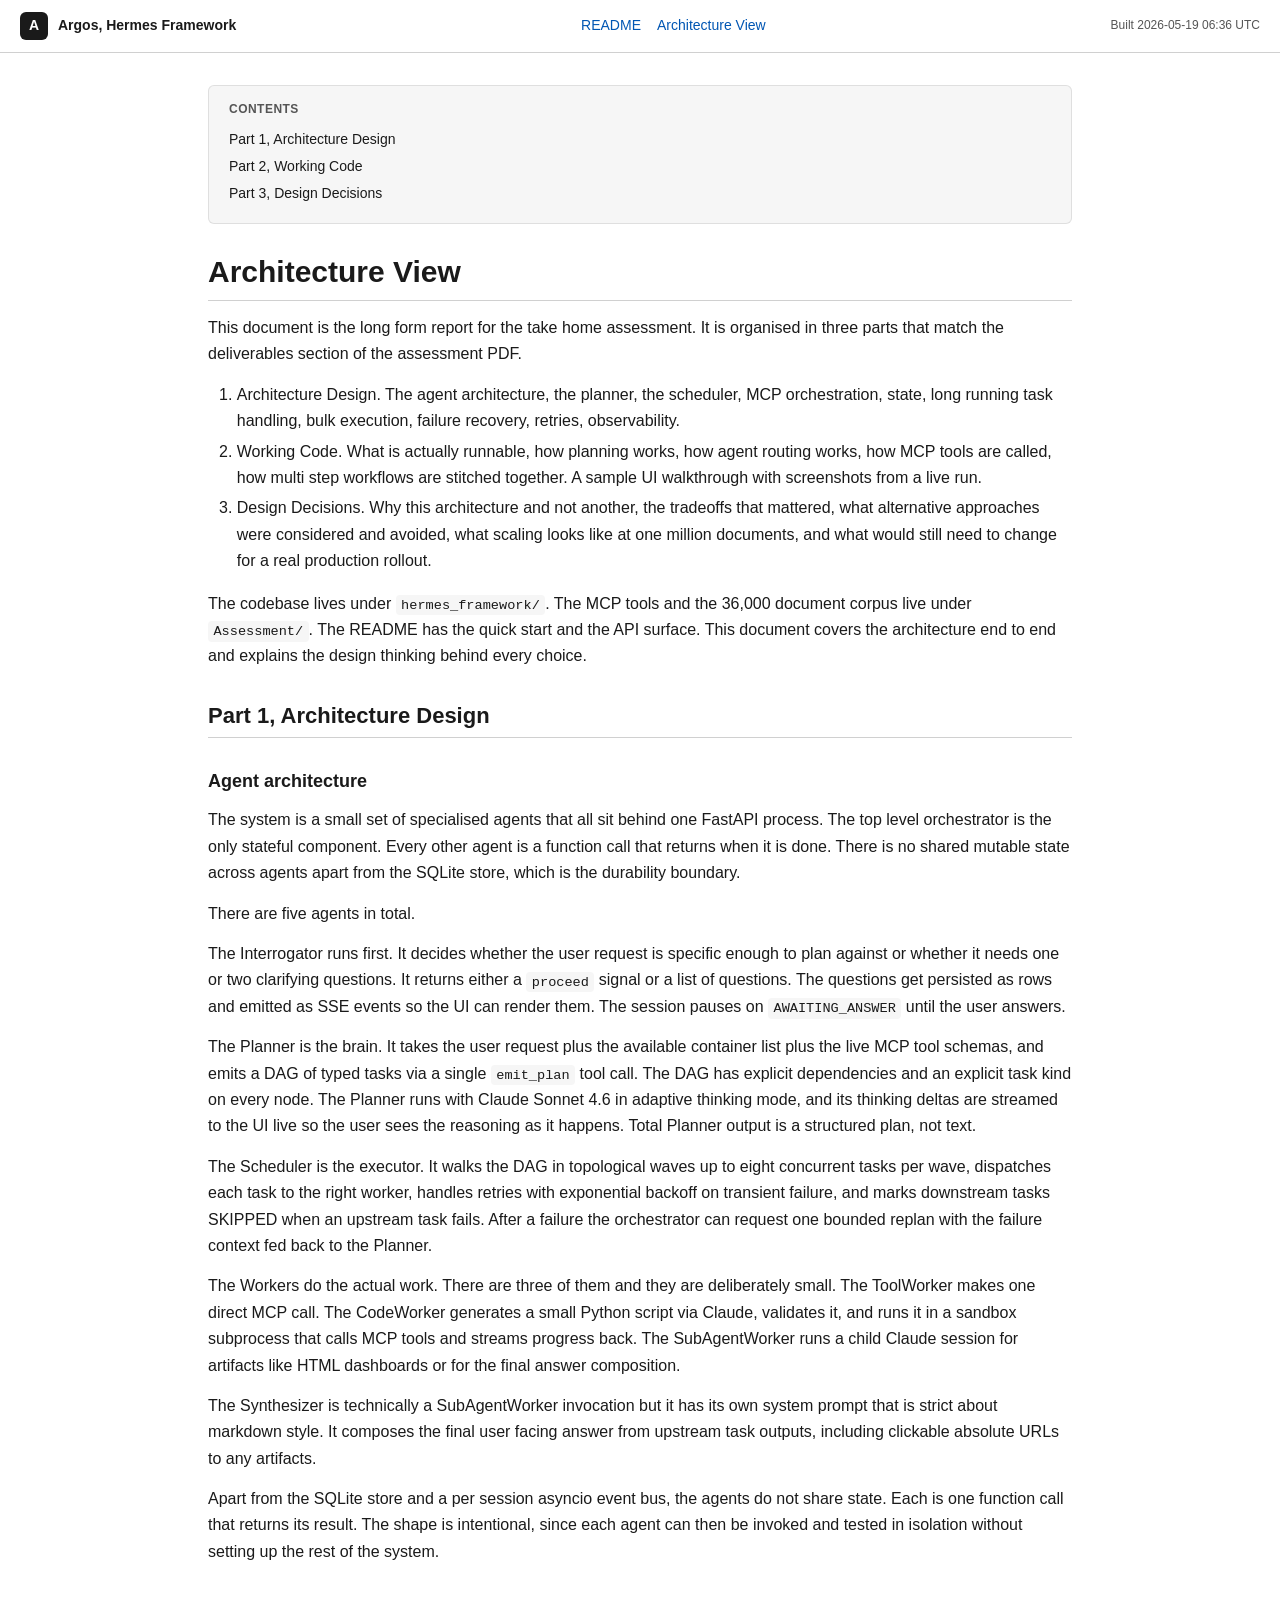
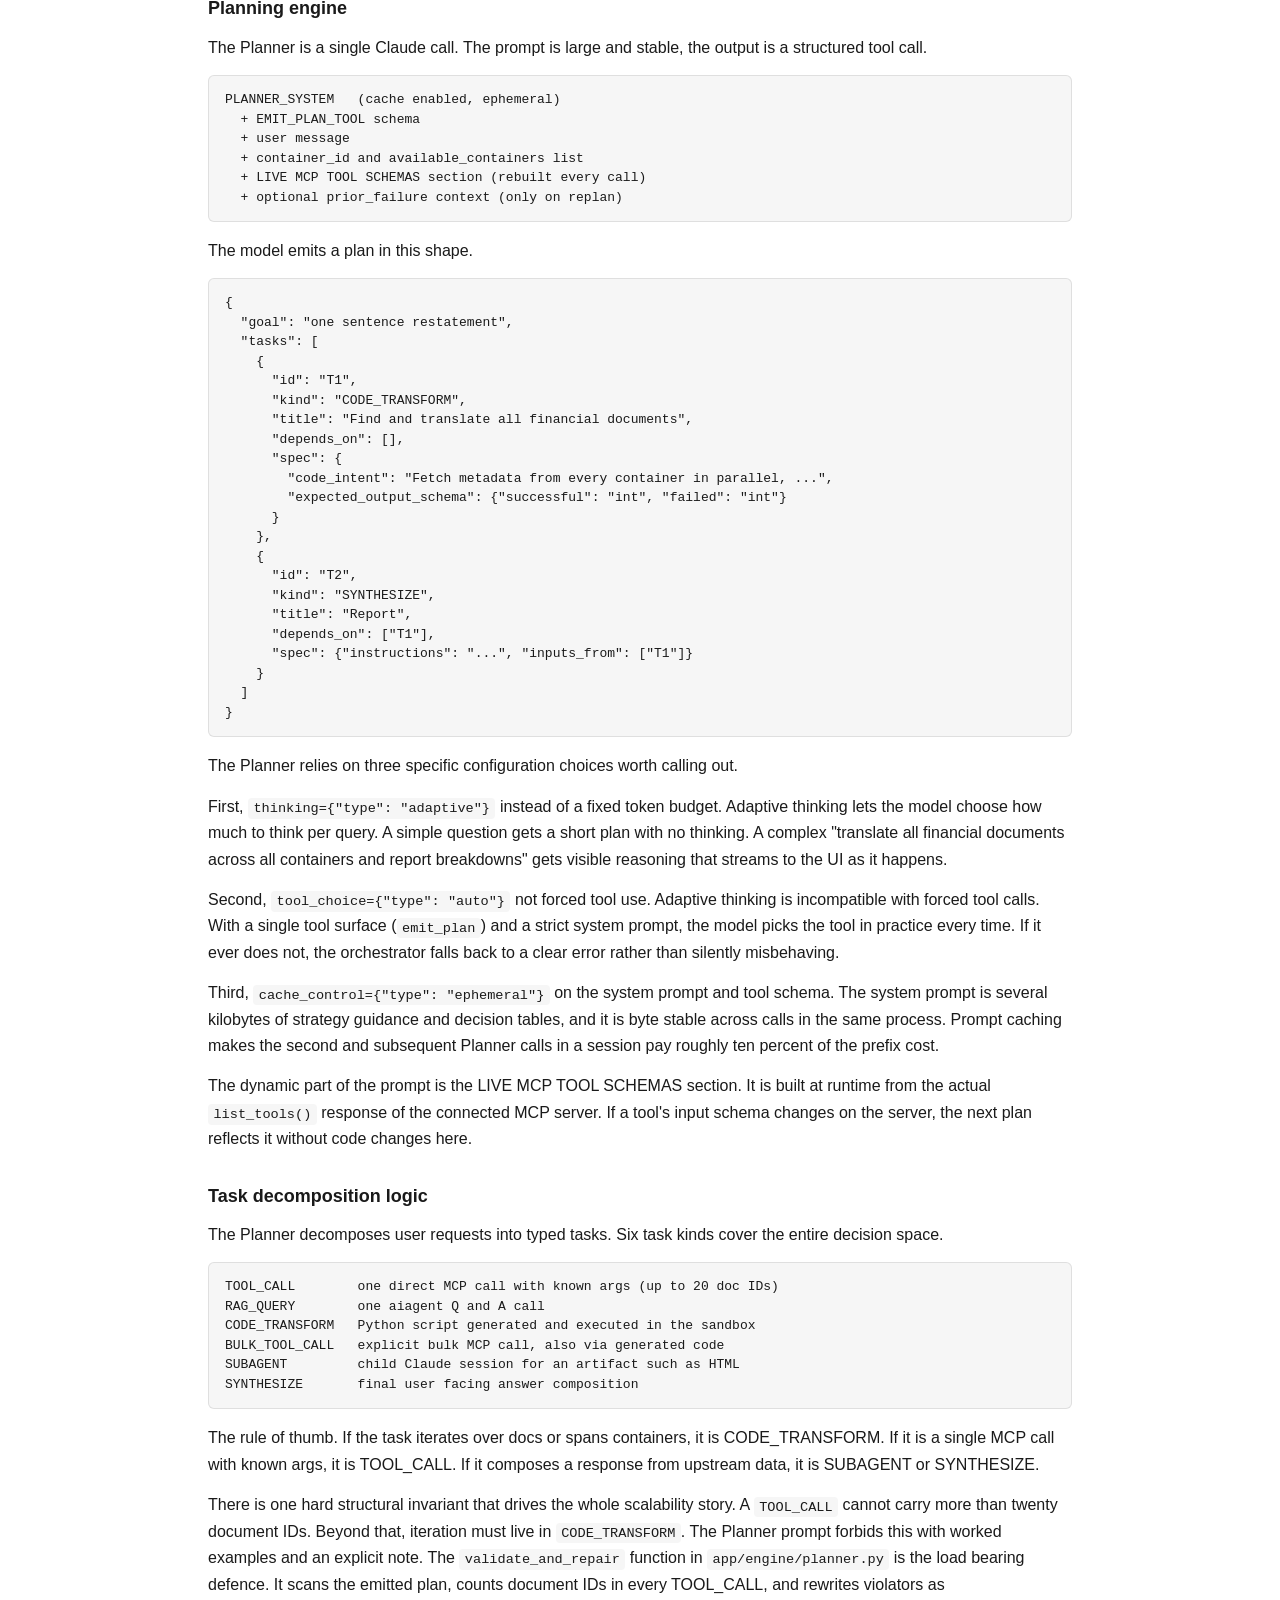
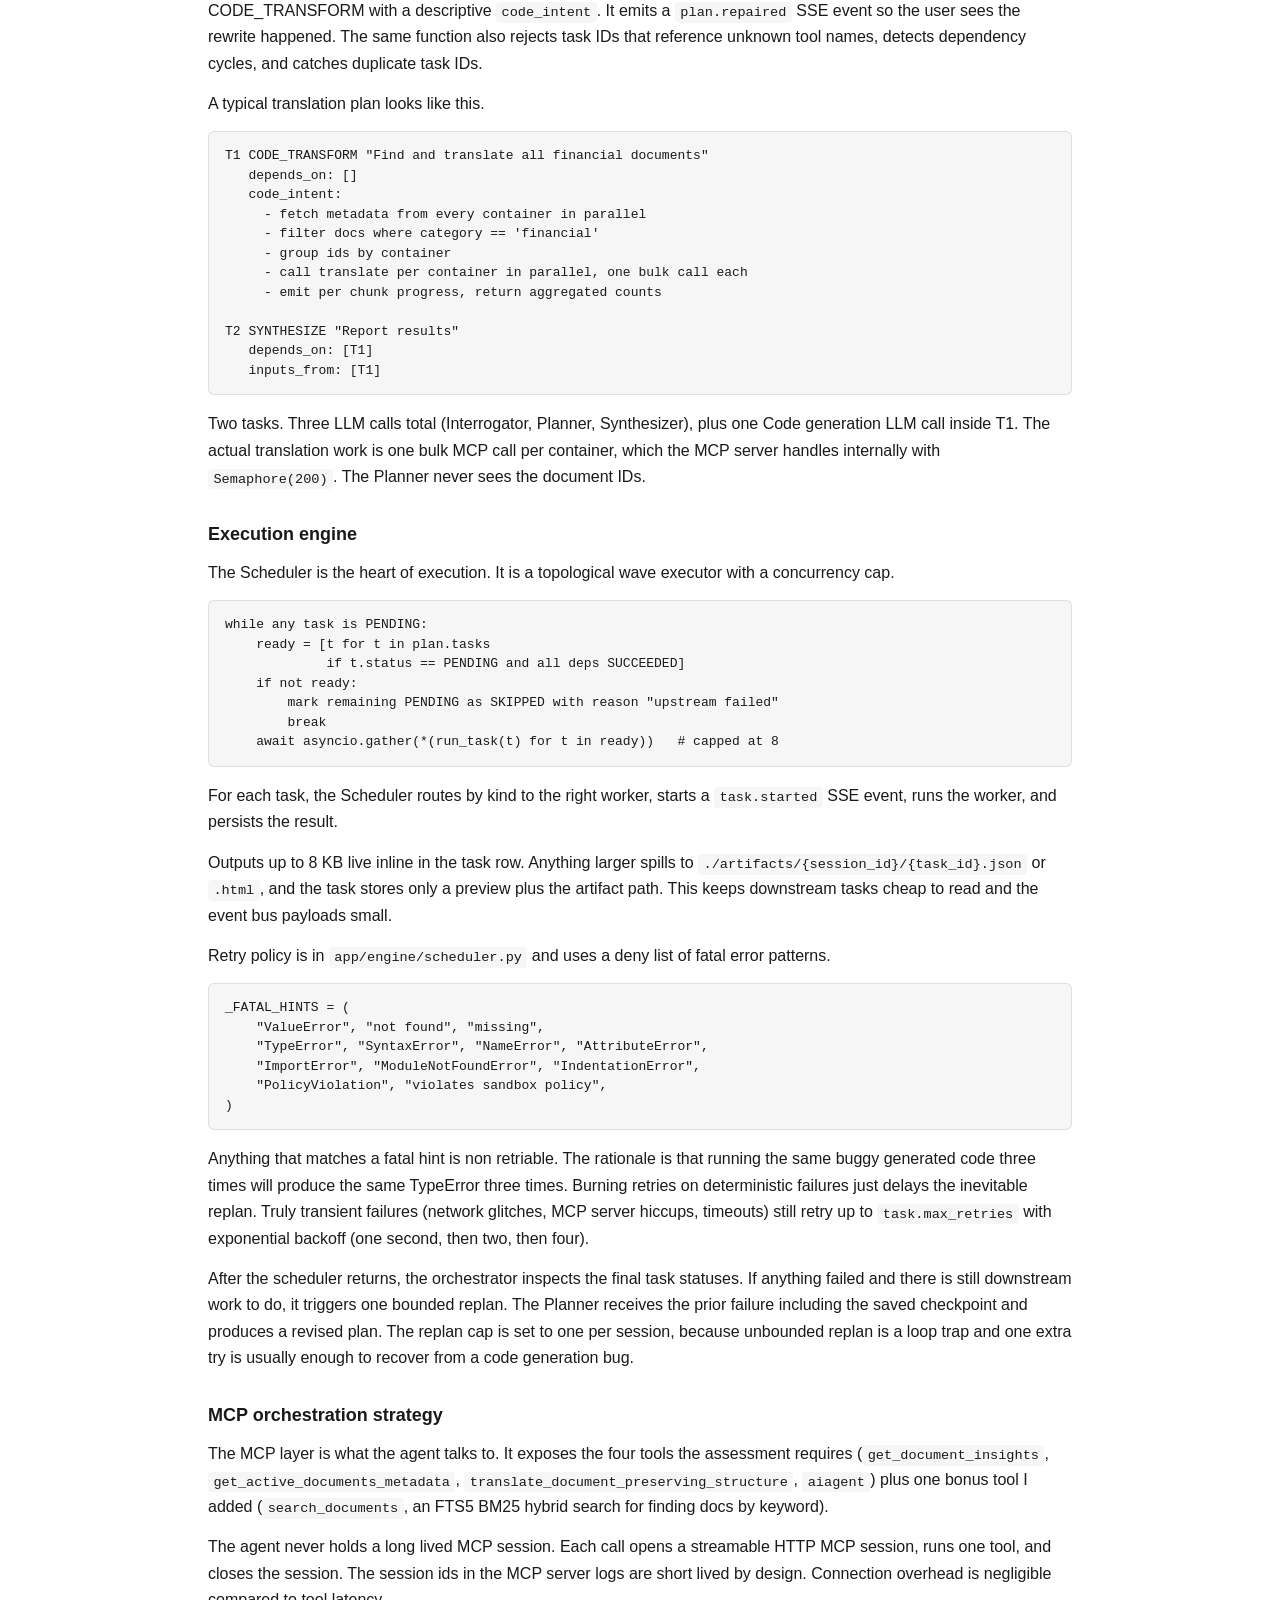
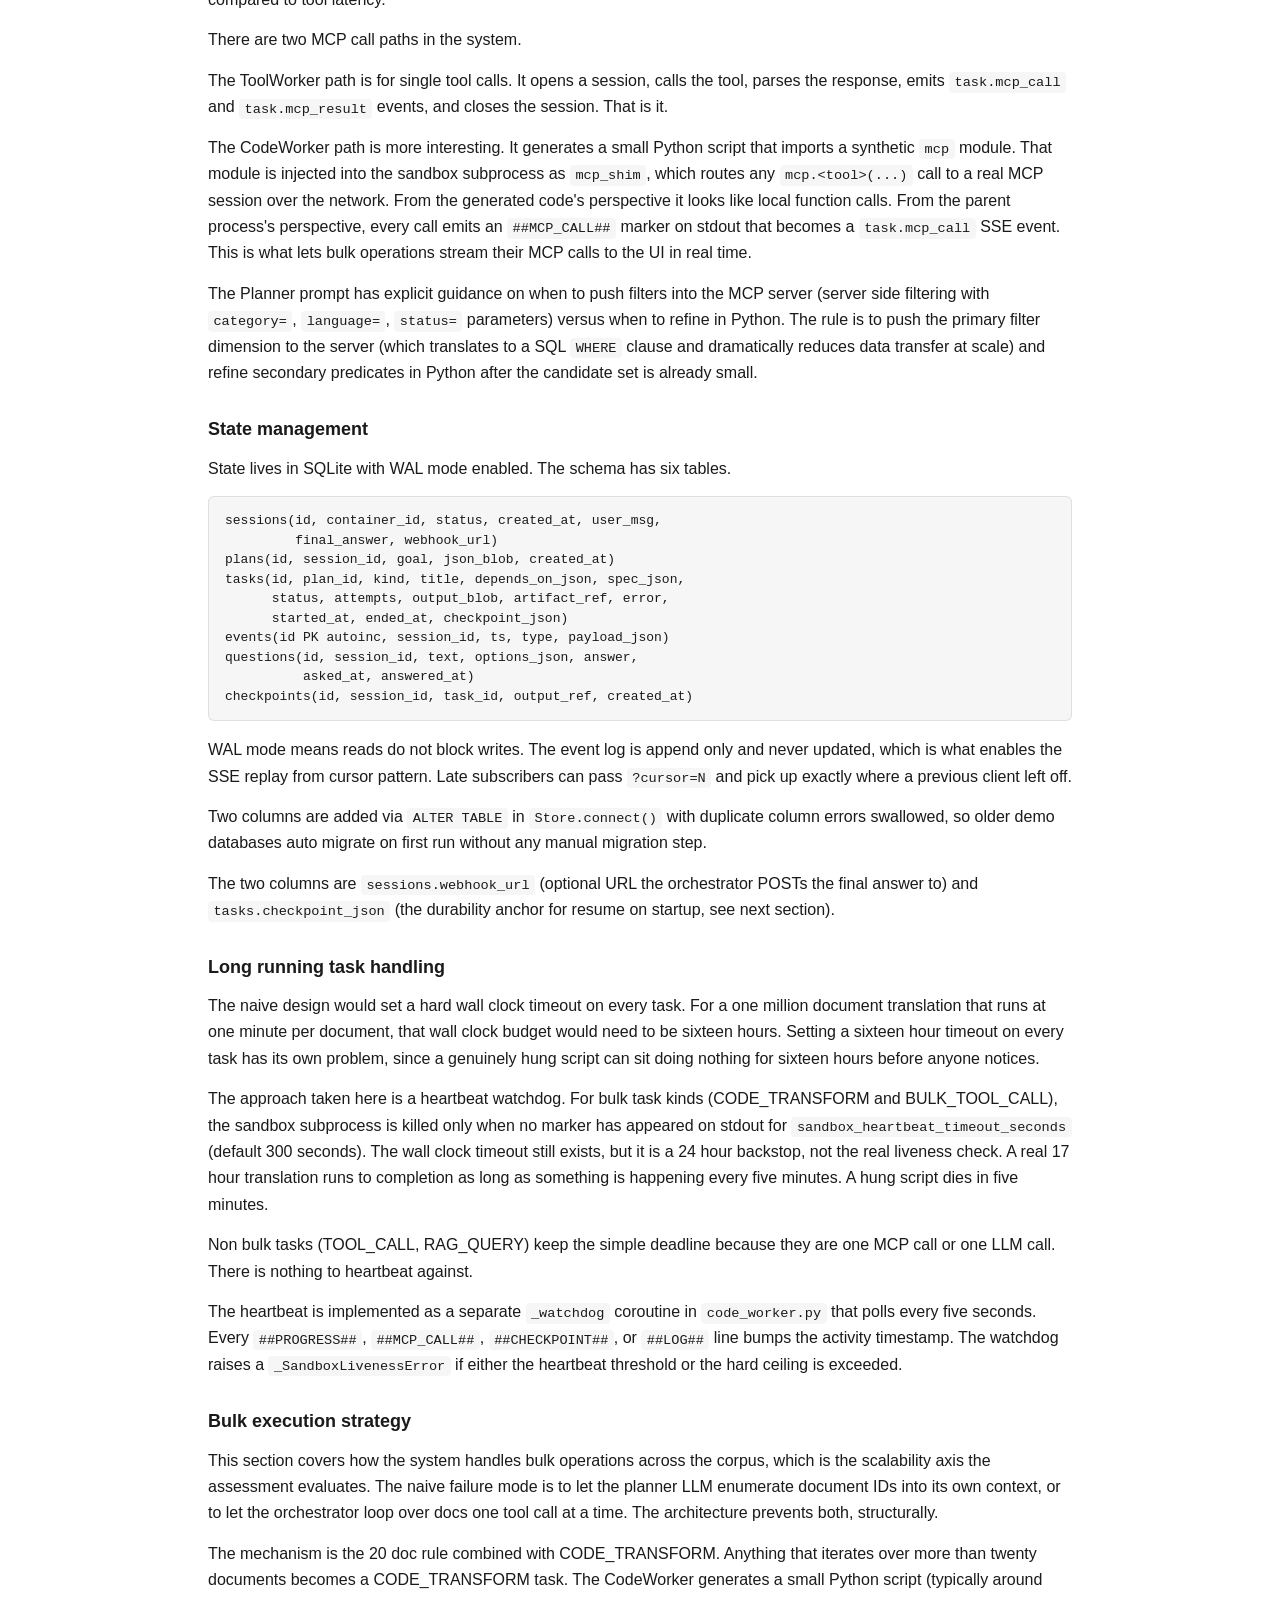
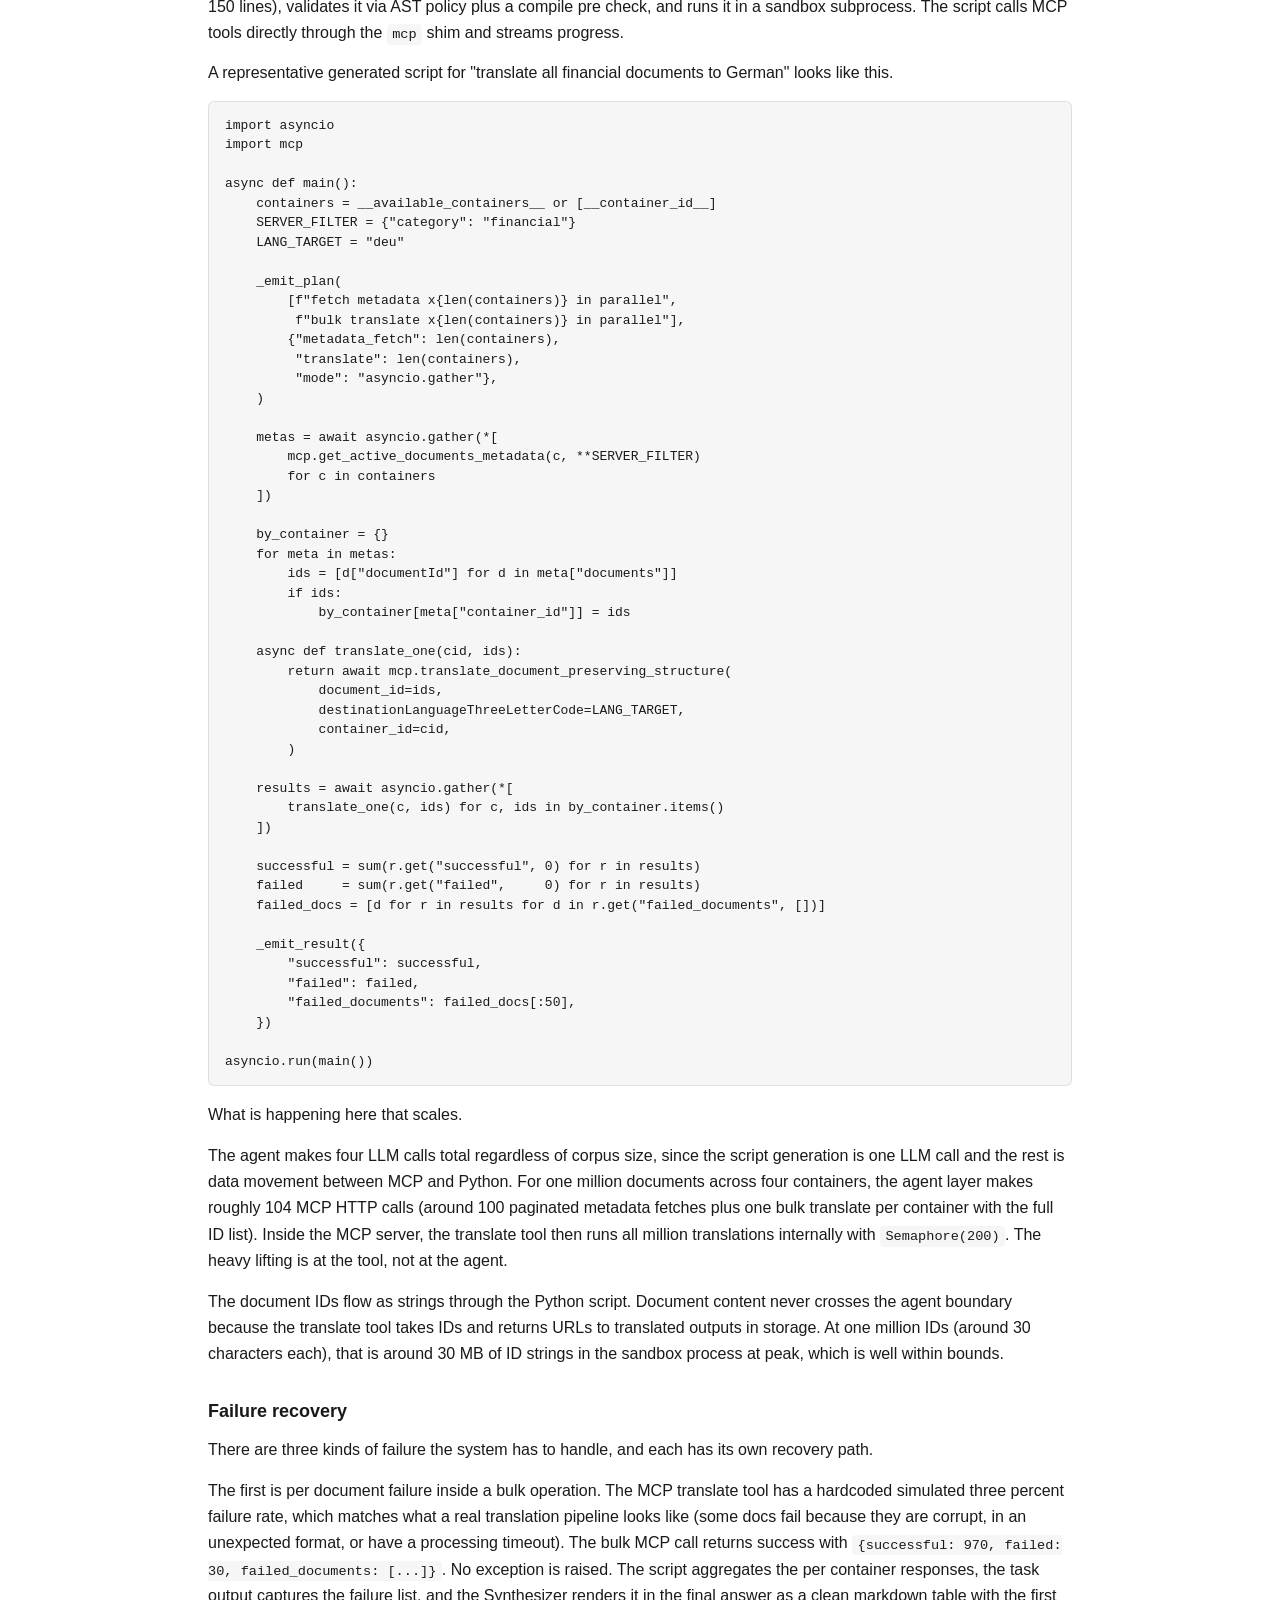
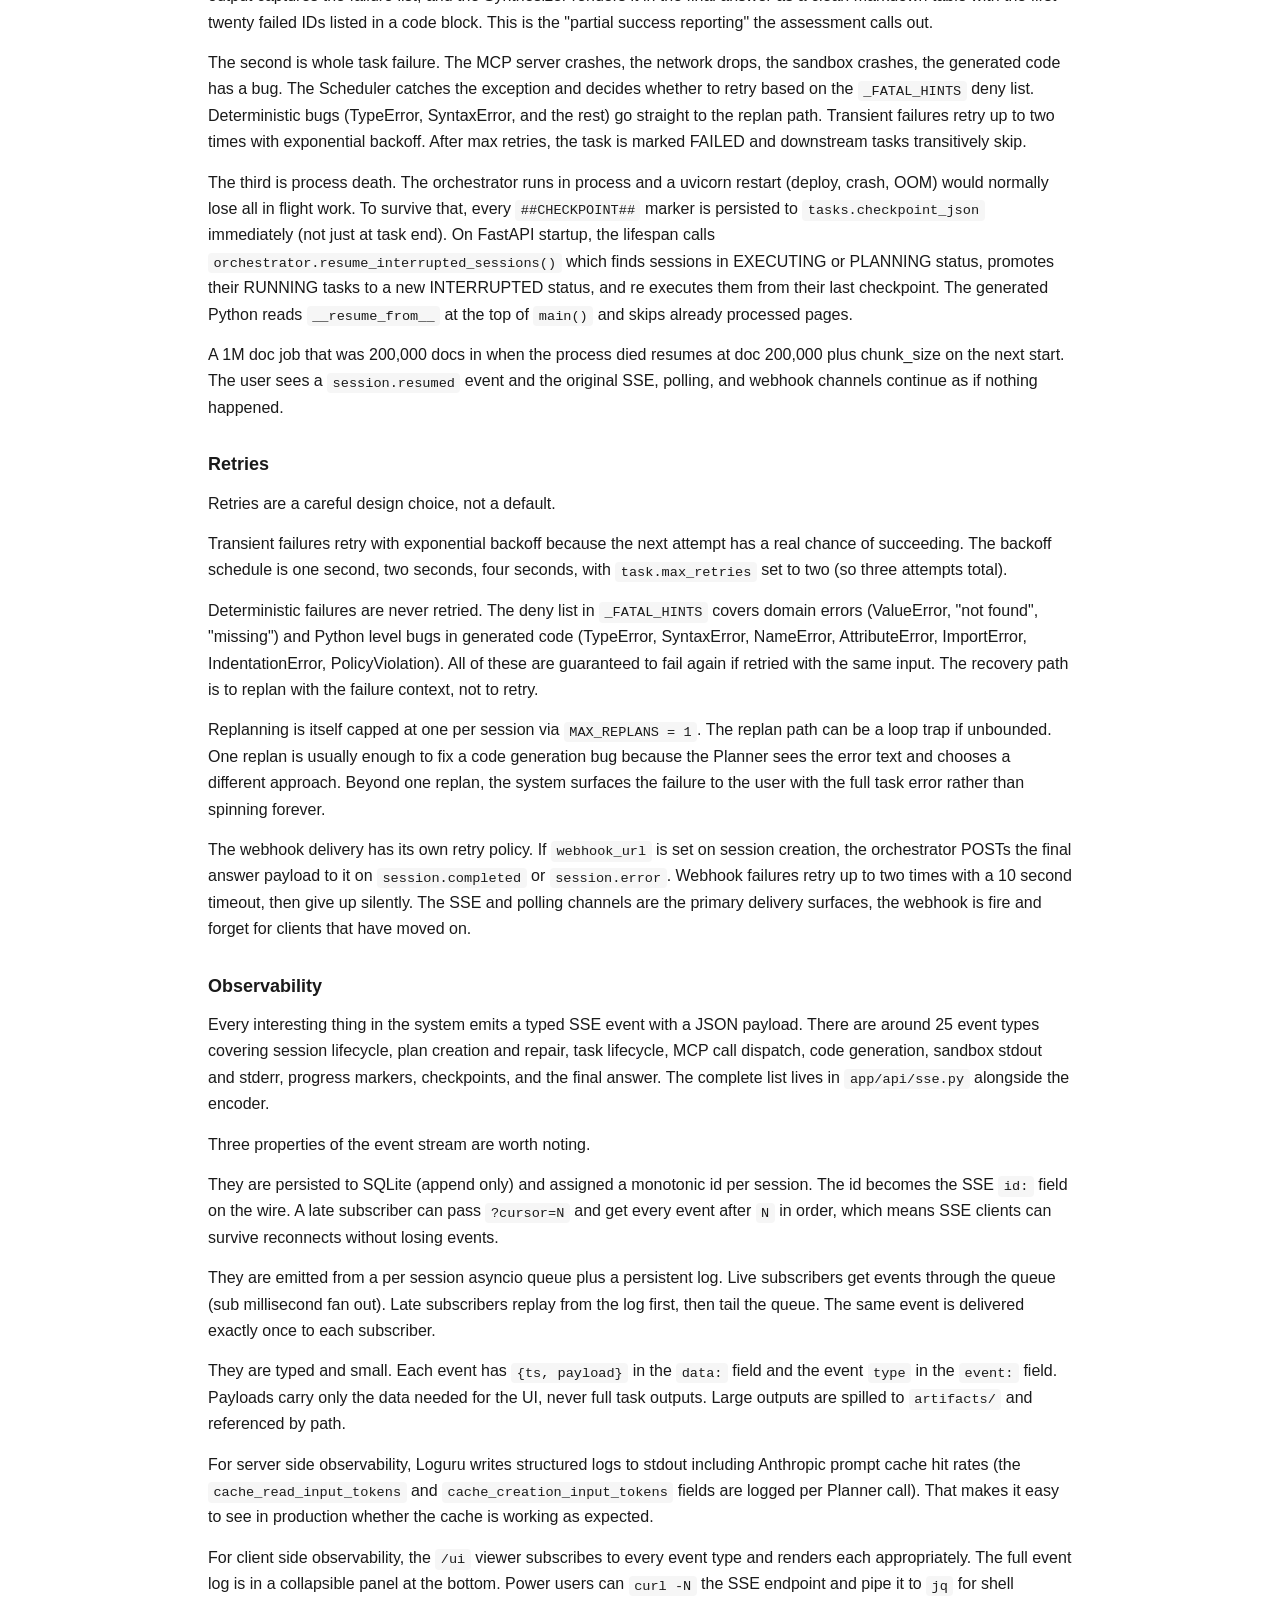
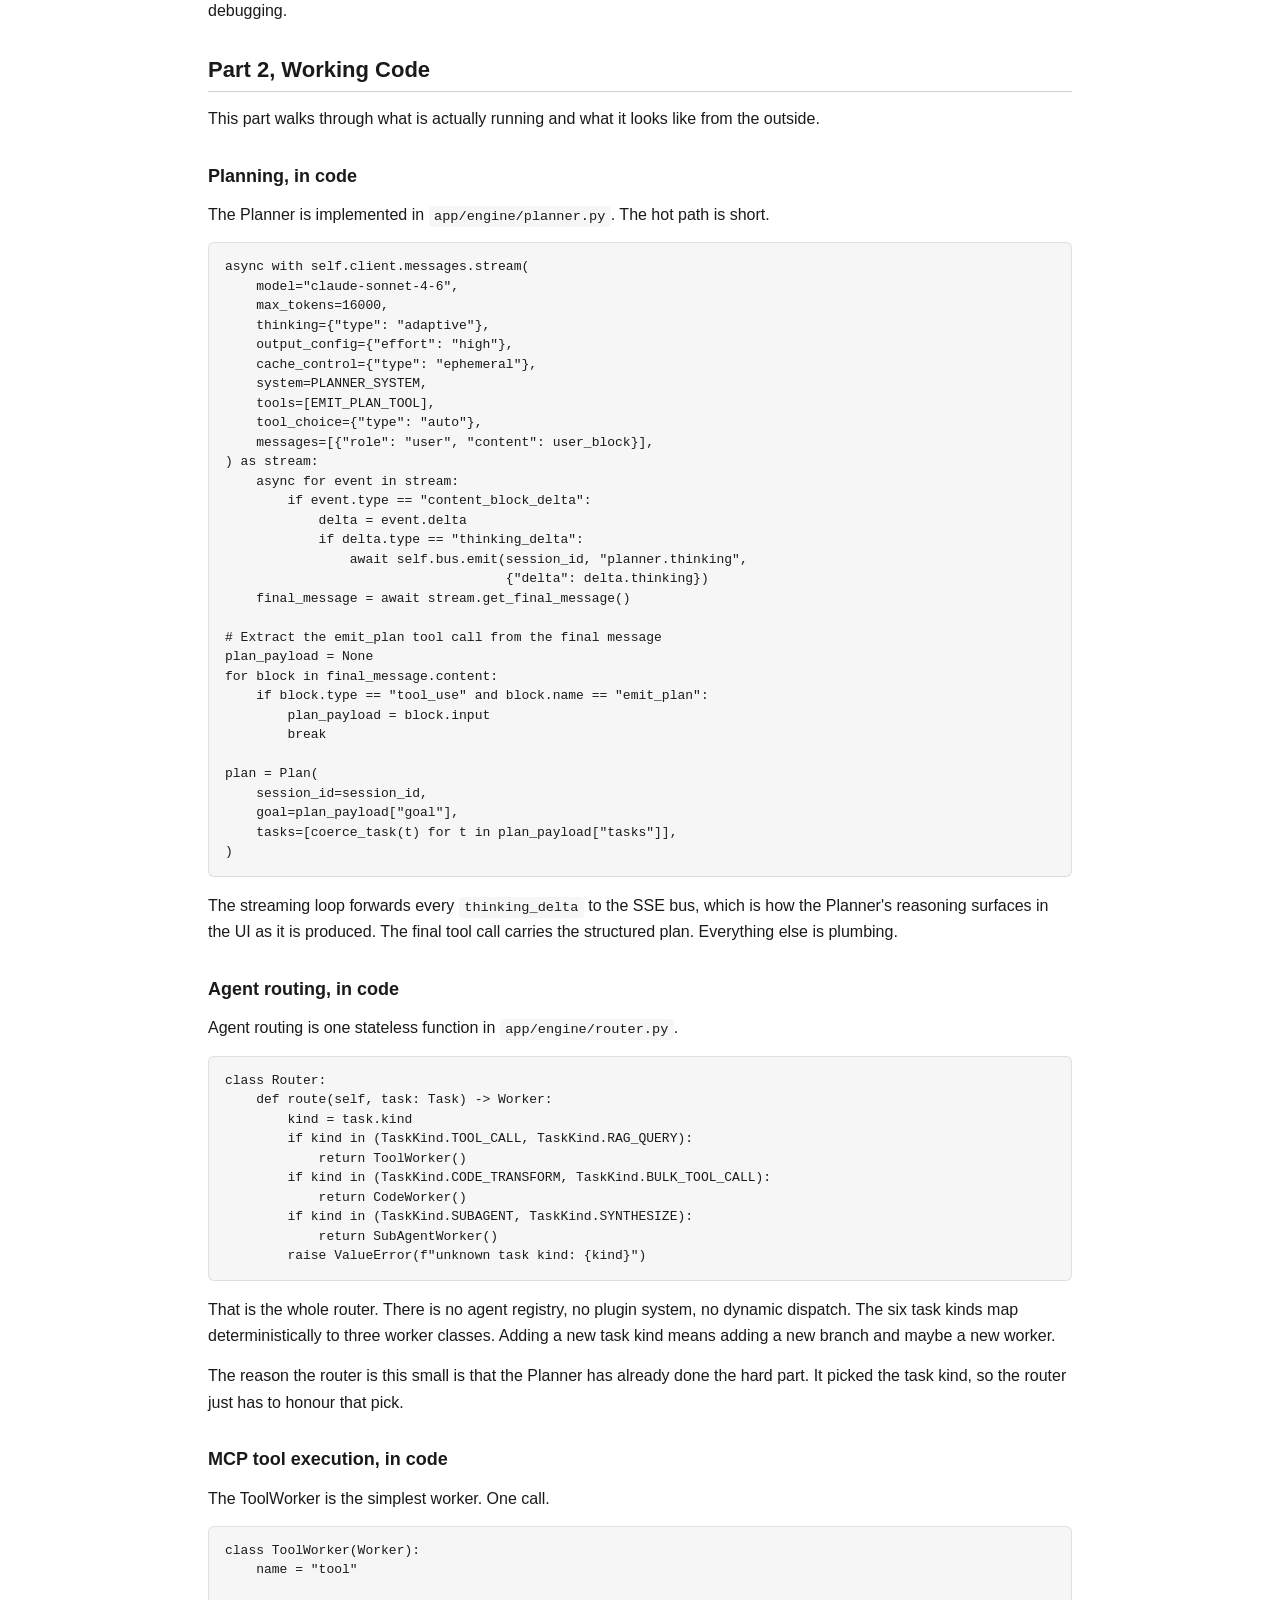
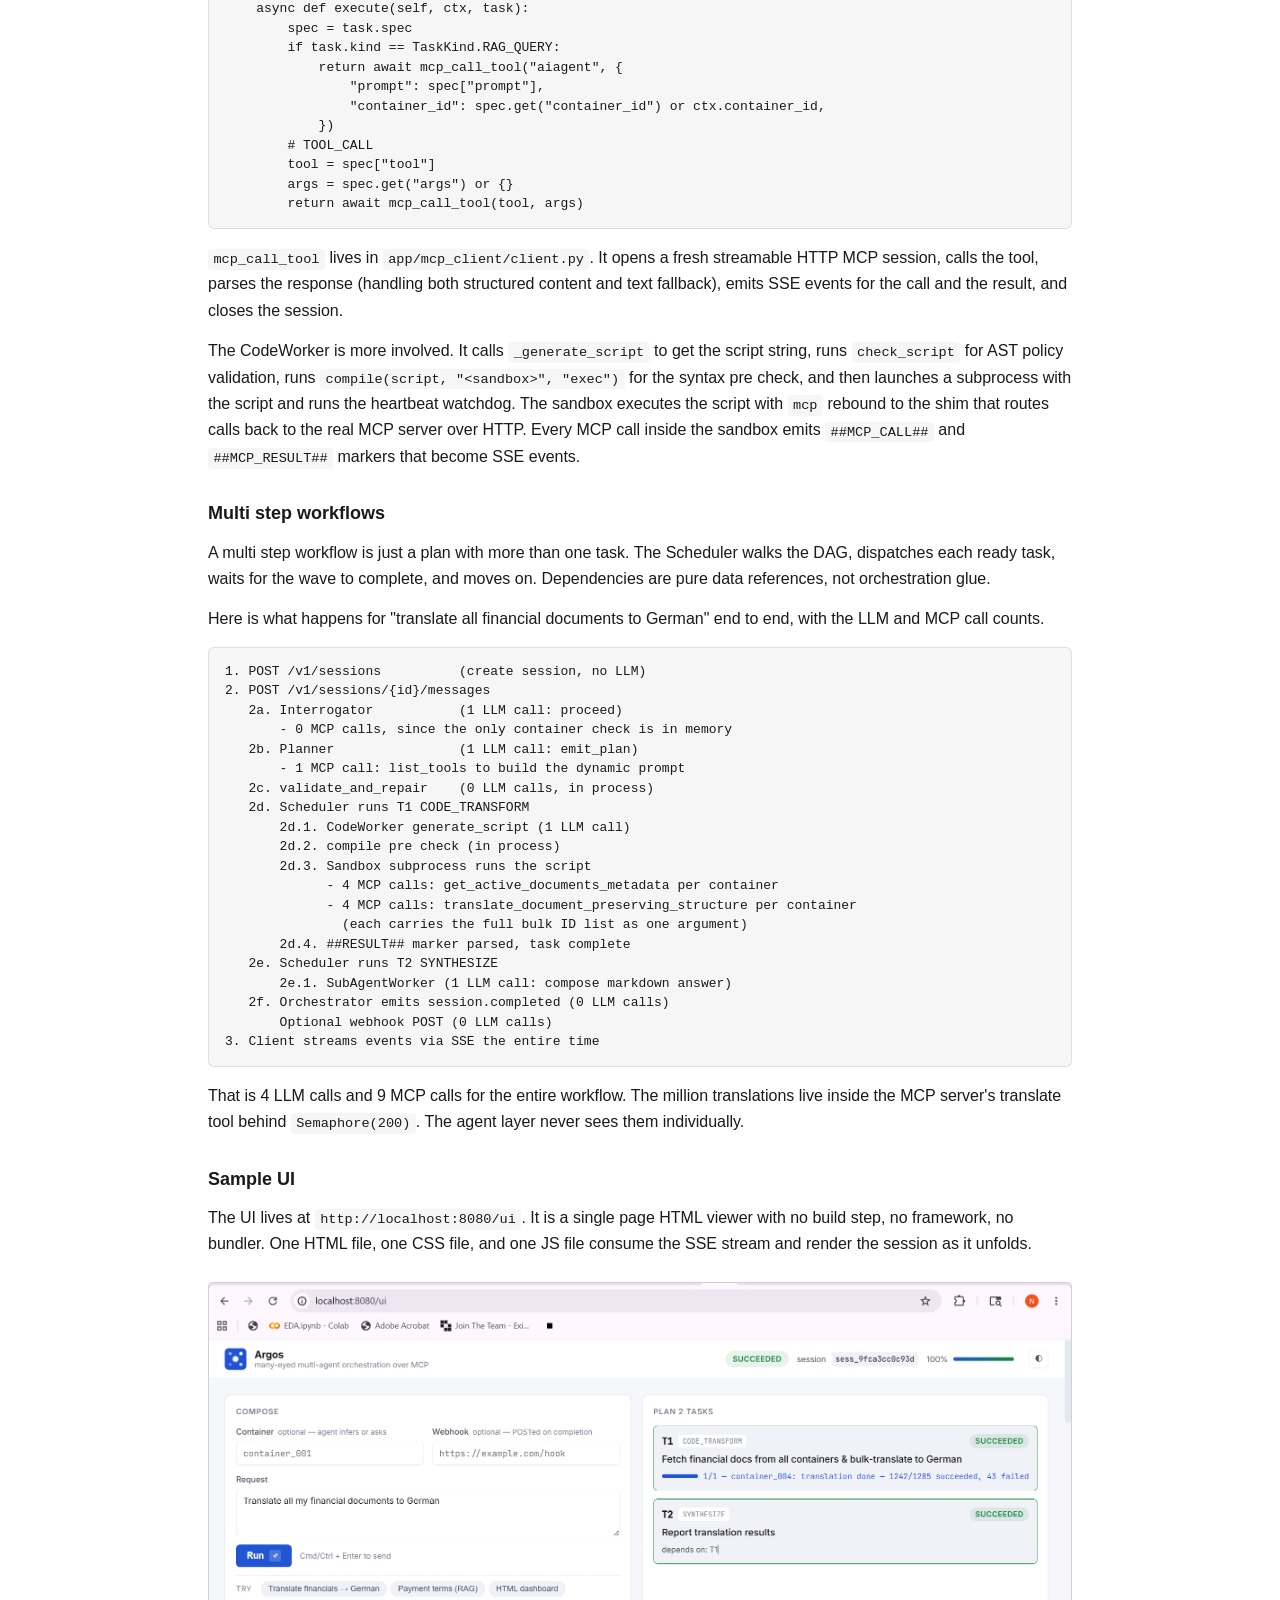
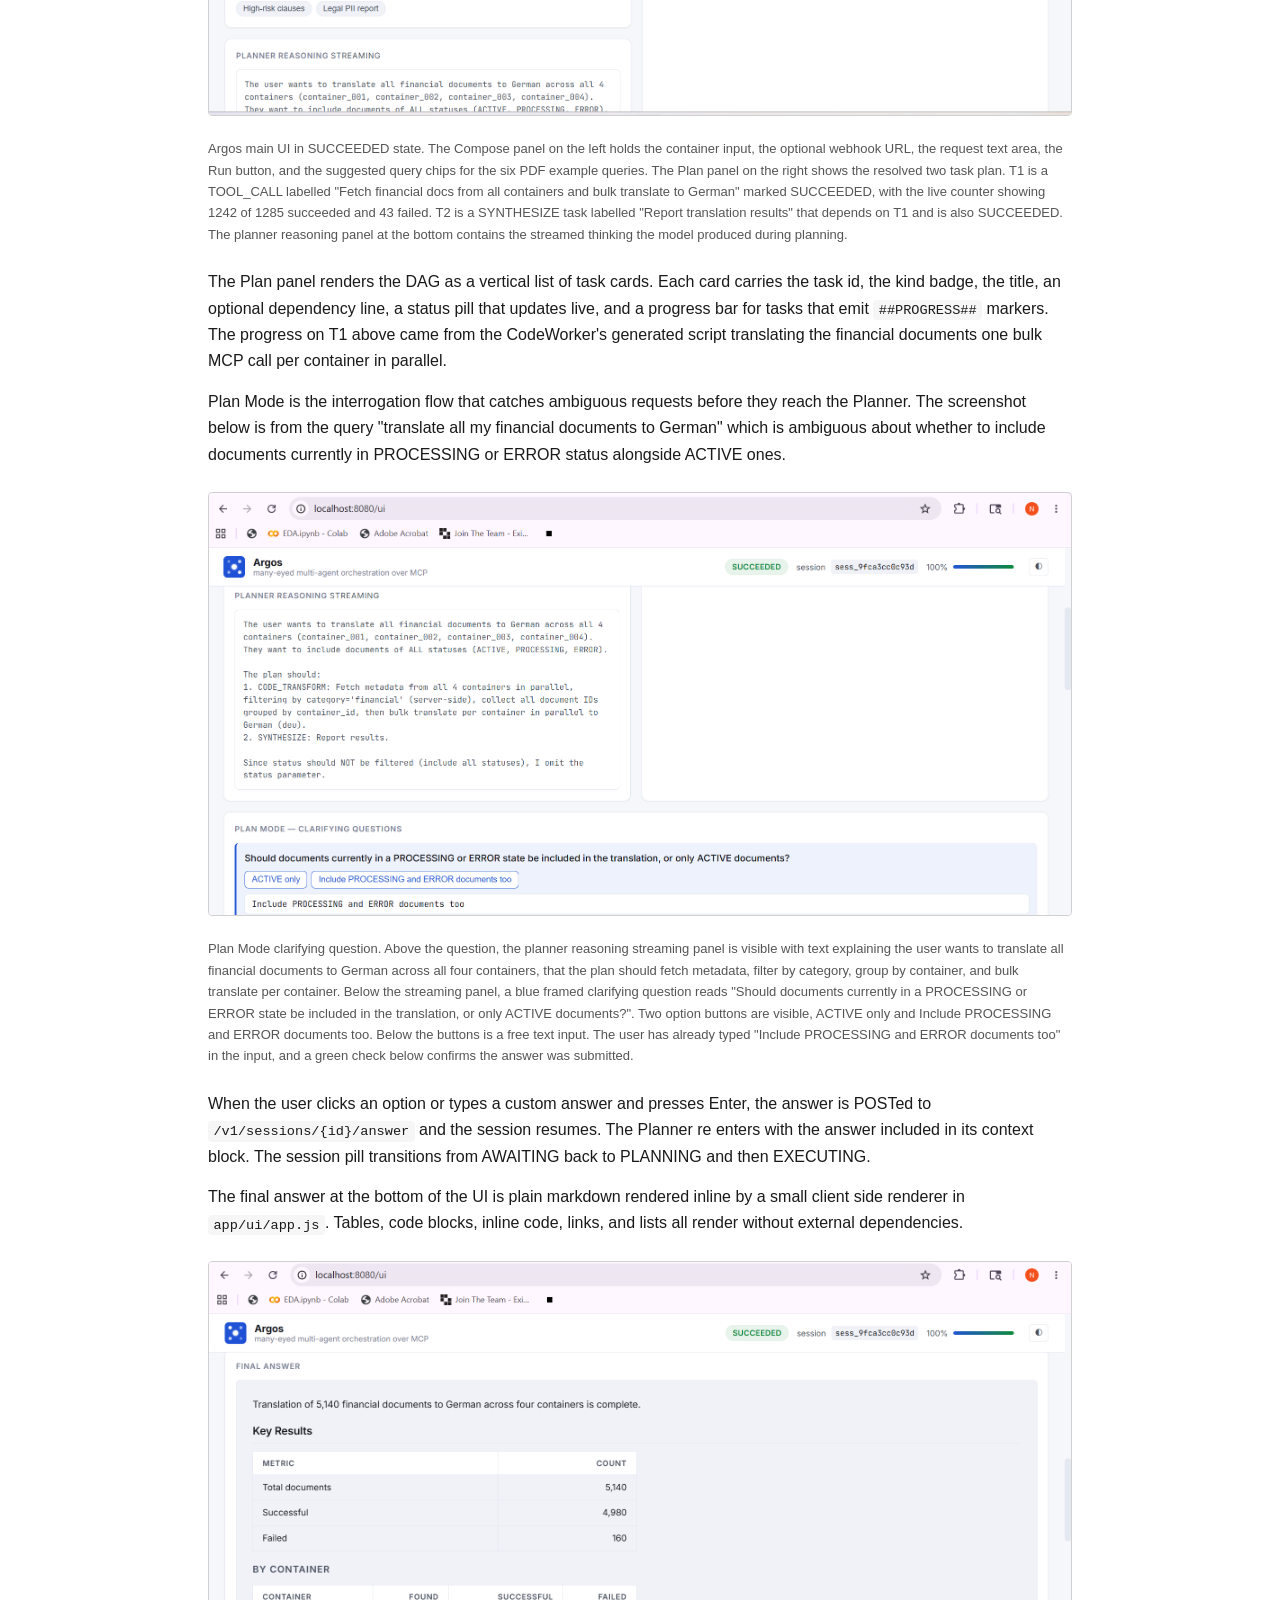
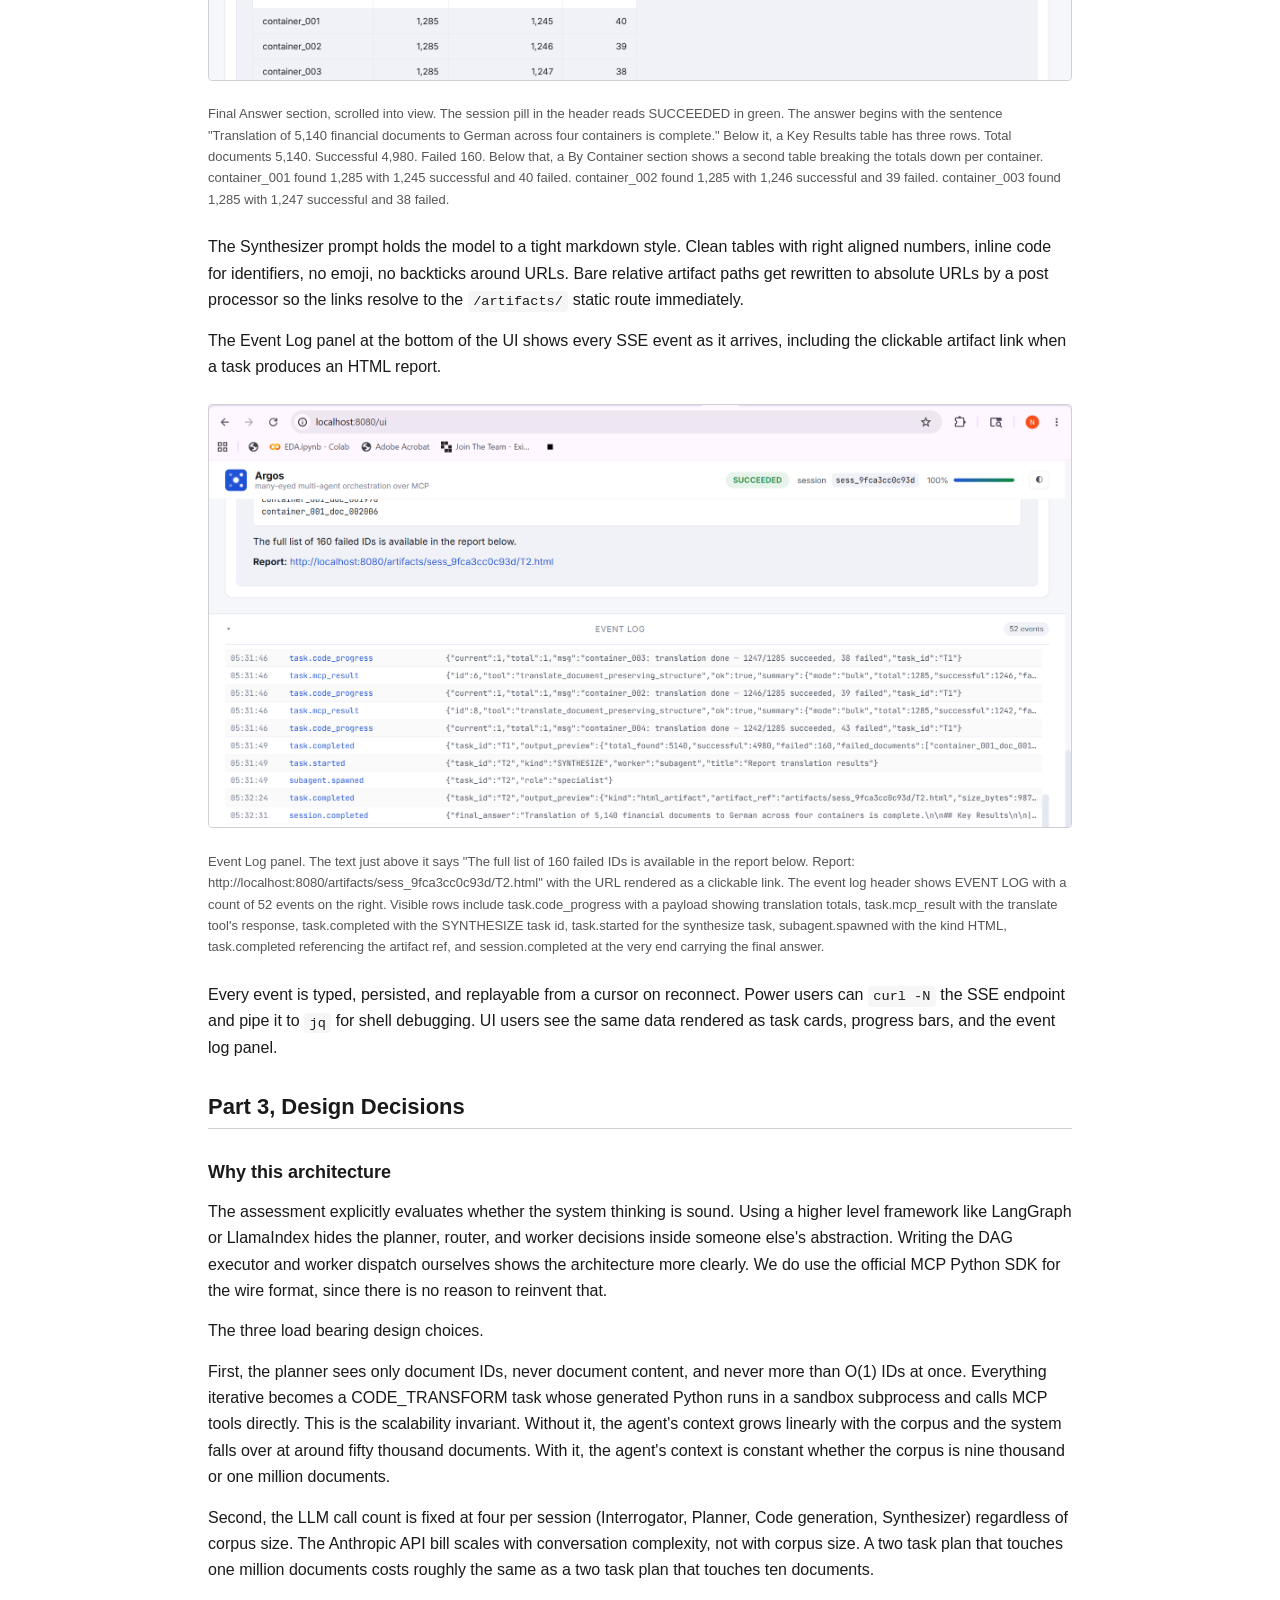
<file: hermes_framework/ARCHITECTURE_VIEW.html>
<!DOCTYPE html>
<html lang="en">
<head>
  <meta charset="UTF-8" />
  <meta name="viewport" content="width=device-width, initial-scale=1" />
  <title>Architecture View - Argos / Hermes Framework</title>
  <style>
:root {
  --bg: #ffffff;
  --fg: #1a1a1a;
  --muted: #555555;
  --border: #d0d0d0;
  --border-soft: #d0d0d099;
  --accent: #1a1a1a;
  --link: #0056b3;
  --code-bg: #f6f6f6;
  --code-fg: #1a1a1a;
  --table-stripe: #fafafa;
  --quote-border: #cccccc;
  --kbd-bg: #f6f6f6;
  --max-w: 920px;
  --mono: ui-monospace, "SF Mono", Consolas, "Liberation Mono", monospace;
  --sans: -apple-system, BlinkMacSystemFont, "Segoe UI", "Helvetica Neue",
          Helvetica, Arial, sans-serif;
}

@media (prefers-color-scheme: dark) {
  :root {
    --bg: #0d1117;
    --fg: #e6edf3;
    --muted: #8d96a0;
    --border: #30363d;
    --border-soft: #30363d99;
    --link: #4493f8;
    --code-bg: #151b23;
    --code-fg: #e6edf3;
    --table-stripe: #151b23;
    --quote-border: #30363d;
    --kbd-bg: #151b23;
  }
}

* { box-sizing: border-box; }

html, body { background: var(--bg); color: var(--fg); }

body {
  margin: 0;
  font-family: var(--sans);
  font-size: 16px;
  line-height: 1.65;
}

.topbar {
  position: sticky;
  top: 0;
  z-index: 10;
  background: var(--bg);
  border-bottom: 1px solid var(--border);
  padding: 12px 20px;
  display: flex;
  align-items: center;
  justify-content: space-between;
  gap: 16px;
  font-size: 14px;
}

.topbar .brand { display: flex; align-items: center; gap: 10px; font-weight: 600; }
.topbar .brand-mark {
  width: 28px;
  height: 28px;
  display: grid;
  place-items: center;
  background: #1a1a1a;
  color: white;
  border-radius: 6px;
  font-size: 14px;
  font-weight: 700;
}
.topbar nav { display: flex; gap: 16px; flex-wrap: wrap; }
.topbar a { color: var(--link); text-decoration: none; }
.topbar a:hover { text-decoration: underline; }
.topbar .meta { color: var(--muted); font-size: 12px; }

main {
  max-width: var(--max-w);
  margin: 0 auto;
  padding: 32px 28px 80px;
}

h1, h2, h3, h4, h5, h6 {
  margin-top: 32px;
  margin-bottom: 14px;
  font-weight: 600;
  line-height: 1.3;
  color: var(--fg);
}
h1 {
  font-size: 30px;
  padding-bottom: 0.3em;
  border-bottom: 1px solid var(--border);
  margin-top: 0;
}
h2 {
  font-size: 22px;
  padding-bottom: 0.3em;
  border-bottom: 1px solid var(--border);
}
h3 { font-size: 18px; }
h4 { font-size: 16px; }
h5, h6 { font-size: 14px; color: var(--muted); }

p { margin: 0 0 14px; }

a { color: var(--link); text-decoration: none; }
a:hover { text-decoration: underline; }

code {
  font-family: var(--mono);
  font-size: 85%;
  background: var(--code-bg);
  color: var(--code-fg);
  padding: 0.2em 0.4em;
  border-radius: 4px;
}

pre {
  background: var(--code-bg);
  border-radius: 6px;
  padding: 14px 16px;
  overflow-x: auto;
  font-size: 13px;
  line-height: 1.5;
  border: 1px solid var(--border-soft);
  margin: 0 0 16px;
}
pre code {
  background: transparent;
  padding: 0;
  border-radius: 0;
  font-size: inherit;
  color: inherit;
}

blockquote {
  margin: 0 0 16px;
  padding: 4px 16px;
  color: var(--muted);
  border-left: 3px solid var(--quote-border);
  background: var(--code-bg);
}

ul, ol { padding-left: 1.8em; margin: 0 0 16px; }
li { margin-bottom: 4px; }
li > p { margin-bottom: 4px; }

table {
  border-collapse: collapse;
  margin: 0 0 16px;
  display: block;
  width: 100%;
  overflow-x: auto;
  border: 1px solid var(--border);
}
table th, table td {
  padding: 8px 12px;
  border: 1px solid var(--border);
  vertical-align: top;
  font-size: 14px;
  text-align: left;
}
table th {
  background: var(--code-bg);
  font-weight: 600;
}
table tr:nth-child(2n) td { background: var(--table-stripe); }

hr {
  border: 0;
  border-top: 1px solid var(--border);
  margin: 32px 0;
}

img {
  max-width: 100%;
  border: 1px solid var(--border);
  border-radius: 4px;
  margin: 8px 0;
  background: var(--code-bg);
}

.screenshot {
  margin: 16px 0 24px;
}
.screenshot figcaption {
  font-size: 13px;
  color: var(--muted);
  margin-top: 6px;
  text-align: left;
}
.screenshot .missing {
  display: block;
  padding: 32px 16px;
  background: var(--code-bg);
  border: 1px dashed var(--border);
  text-align: center;
  color: var(--muted);
  font-family: var(--mono);
  font-size: 13px;
  border-radius: 4px;
}

kbd {
  background: var(--kbd-bg);
  border: 1px solid var(--border);
  border-bottom-width: 2px;
  border-radius: 3px;
  padding: 2px 6px;
  font-family: var(--mono);
  font-size: 12px;
}

.mermaid {
  background: var(--code-bg);
  padding: 16px;
  border-radius: 6px;
  border: 1px solid var(--border-soft);
  margin: 0 0 16px;
  overflow-x: auto;
  text-align: center;
  min-height: 80px;
}
.mermaid:not([data-processed="true"])::before {
  content: 'Rendering diagram...';
  color: var(--muted);
  font-family: var(--mono);
  font-size: 12px;
}

.toc {
  background: var(--code-bg);
  border: 1px solid var(--border-soft);
  border-radius: 6px;
  padding: 14px 20px;
  margin: 0 0 28px;
  font-size: 14px;
}
.toc-title {
  font-weight: 600;
  font-size: 12px;
  text-transform: uppercase;
  letter-spacing: 0.04em;
  color: var(--muted);
  margin: 0 0 8px;
}
.toc ul { padding-left: 1.4em; margin: 0; }
.toc > ul { padding-left: 0; list-style: none; }
.toc > ul > li { margin-bottom: 4px; }
.toc a { color: var(--fg); }
.toc a:hover { color: var(--link); }

@media print {
  :root { --bg: #ffffff; --fg: #000000; --muted: #444444; }
  .topbar { display: none; }
  main { max-width: 100%; padding: 0; }
  pre { white-space: pre-wrap; word-wrap: break-word; page-break-inside: avoid; }
  table { page-break-inside: avoid; }
  h1, h2, h3 { page-break-after: avoid; }
  .mermaid { page-break-inside: avoid; }
  a { color: inherit; text-decoration: underline; }
  body { font-size: 11pt; }
}

:target { scroll-margin-top: 70px; }
</style>
</head>
<body>
  <header class="topbar">
    <div class="brand">
      <div class="brand-mark">A</div>
      <span>Argos, Hermes Framework</span>
    </div>
    <nav>
      <a href="README.html">README</a>
      <a href="ARCHITECTURE_VIEW.html">Architecture View</a>
    </nav>
    <span class="meta">Built 2026-05-19 06:36 UTC</span>
  </header>
  <main>
<div class="toc">
  <div class="toc-title">Contents</div>
  <ul>
    <li><a href="#part-1-architecture-design">Part 1, Architecture Design</a></li>
    <li><a href="#part-2-working-code">Part 2, Working Code</a></li>
    <li><a href="#part-3-design-decisions">Part 3, Design Decisions</a></li>
  </ul>
</div>
<h1 id="architecture-view">Architecture View</h1>
<p>This document is the long form report for the take home assessment. It is
organised in three parts that match the deliverables section of the
assessment PDF.</p>
<ol>
<li>Architecture Design. The agent architecture, the planner, the
   scheduler, MCP orchestration, state, long running task handling, bulk
   execution, failure recovery, retries, observability.</li>
<li>Working Code. What is actually runnable, how planning works, how agent
   routing works, how MCP tools are called, how multi step workflows are
   stitched together. A sample UI walkthrough with screenshots from a
   live run.</li>
<li>Design Decisions. Why this architecture and not another, the
   tradeoffs that mattered, what alternative approaches were considered
   and avoided, what scaling looks like at one million documents, and
   what would still need to change for a real production rollout.</li>
</ol>
<p>The codebase lives under <code>hermes_framework/</code>. The MCP tools and the
36,000 document corpus live under <code>Assessment/</code>. The README has the
quick start and the API surface. This document covers the architecture
end to end and explains the design thinking behind every choice.</p>
<h2 id="part-1-architecture-design">Part 1, Architecture Design</h2>
<h3 id="agent-architecture">Agent architecture</h3>
<p>The system is a small set of specialised agents that all sit behind one
FastAPI process. The top level orchestrator is the only stateful
component. Every other agent is a function call that returns when it is
done. There is no shared mutable state across agents apart from the
SQLite store, which is the durability boundary.</p>
<p>There are five agents in total.</p>
<p>The Interrogator runs first. It decides whether the user request is
specific enough to plan against or whether it needs one or two
clarifying questions. It returns either a <code>proceed</code> signal or a list of
questions. The questions get persisted as rows and emitted as SSE events
so the UI can render them. The session pauses on <code>AWAITING_ANSWER</code> until
the user answers.</p>
<p>The Planner is the brain. It takes the user request plus the available
container list plus the live MCP tool schemas, and emits a DAG of typed
tasks via a single <code>emit_plan</code> tool call. The DAG has explicit
dependencies and an explicit task kind on every node. The Planner runs
with Claude Sonnet 4.6 in adaptive thinking mode, and its thinking
deltas are streamed to the UI live so the user sees the reasoning as it
happens. Total Planner output is a structured plan, not text.</p>
<p>The Scheduler is the executor. It walks the DAG in topological waves up
to eight concurrent tasks per wave, dispatches each task to the right
worker, handles retries with exponential backoff on transient failure,
and marks downstream tasks SKIPPED when an upstream task fails. After a
failure the orchestrator can request one bounded replan with the failure
context fed back to the Planner.</p>
<p>The Workers do the actual work. There are three of them and they are
deliberately small. The ToolWorker makes one direct MCP call. The
CodeWorker generates a small Python script via Claude, validates it,
and runs it in a sandbox subprocess that calls MCP tools and streams
progress back. The SubAgentWorker runs a child Claude session for
artifacts like HTML dashboards or for the final answer composition.</p>
<p>The Synthesizer is technically a SubAgentWorker invocation but it has
its own system prompt that is strict about markdown style. It composes
the final user facing answer from upstream task outputs, including
clickable absolute URLs to any artifacts.</p>
<p>Apart from the SQLite store and a per session asyncio event bus, the
agents do not share state. Each is one function call that returns its
result. The shape is intentional, since each agent can then be invoked
and tested in isolation without setting up the rest of the system.</p>
<h3 id="planning-engine">Planning engine</h3>
<p>The Planner is a single Claude call. The prompt is large and stable, the
output is a structured tool call.</p>
<pre><code class="language-text">PLANNER_SYSTEM   (cache enabled, ephemeral)
  + EMIT_PLAN_TOOL schema
  + user message
  + container_id and available_containers list
  + LIVE MCP TOOL SCHEMAS section (rebuilt every call)
  + optional prior_failure context (only on replan)
</code></pre>
<p>The model emits a plan in this shape.</p>
<pre><code class="language-json">{
  &quot;goal&quot;: &quot;one sentence restatement&quot;,
  &quot;tasks&quot;: [
    {
      &quot;id&quot;: &quot;T1&quot;,
      &quot;kind&quot;: &quot;CODE_TRANSFORM&quot;,
      &quot;title&quot;: &quot;Find and translate all financial documents&quot;,
      &quot;depends_on&quot;: [],
      &quot;spec&quot;: {
        &quot;code_intent&quot;: &quot;Fetch metadata from every container in parallel, ...&quot;,
        &quot;expected_output_schema&quot;: {&quot;successful&quot;: &quot;int&quot;, &quot;failed&quot;: &quot;int&quot;}
      }
    },
    {
      &quot;id&quot;: &quot;T2&quot;,
      &quot;kind&quot;: &quot;SYNTHESIZE&quot;,
      &quot;title&quot;: &quot;Report&quot;,
      &quot;depends_on&quot;: [&quot;T1&quot;],
      &quot;spec&quot;: {&quot;instructions&quot;: &quot;...&quot;, &quot;inputs_from&quot;: [&quot;T1&quot;]}
    }
  ]
}
</code></pre>
<p>The Planner relies on three specific configuration choices worth
calling out.</p>
<p>First, <code>thinking={"type": "adaptive"}</code> instead of a fixed token budget.
Adaptive thinking lets the model choose how much to think per query.
A simple question gets a short plan with no thinking. A complex
"translate all financial documents across all containers and report
breakdowns" gets visible reasoning that streams to the UI as it happens.</p>
<p>Second, <code>tool_choice={"type": "auto"}</code> not forced tool use. Adaptive
thinking is incompatible with forced tool calls. With a single tool
surface (<code>emit_plan</code>) and a strict system prompt, the model picks the
tool in practice every time. If it ever does not, the orchestrator
falls back to a clear error rather than silently misbehaving.</p>
<p>Third, <code>cache_control={"type": "ephemeral"}</code> on the system prompt and
tool schema. The system prompt is several kilobytes of strategy guidance
and decision tables, and it is byte stable across calls in the same
process. Prompt caching makes the second and subsequent Planner calls in
a session pay roughly ten percent of the prefix cost.</p>
<p>The dynamic part of the prompt is the LIVE MCP TOOL SCHEMAS section. It
is built at runtime from the actual <code>list_tools()</code> response of the
connected MCP server. If a tool's input schema changes on the server,
the next plan reflects it without code changes here.</p>
<h3 id="task-decomposition-logic">Task decomposition logic</h3>
<p>The Planner decomposes user requests into typed tasks. Six task kinds
cover the entire decision space.</p>
<pre><code class="language-text">TOOL_CALL        one direct MCP call with known args (up to 20 doc IDs)
RAG_QUERY        one aiagent Q and A call
CODE_TRANSFORM   Python script generated and executed in the sandbox
BULK_TOOL_CALL   explicit bulk MCP call, also via generated code
SUBAGENT         child Claude session for an artifact such as HTML
SYNTHESIZE       final user facing answer composition
</code></pre>
<p>The rule of thumb. If the task iterates over docs or spans containers,
it is CODE_TRANSFORM. If it is a single MCP call with known args, it is
TOOL_CALL. If it composes a response from upstream data, it is SUBAGENT
or SYNTHESIZE.</p>
<p>There is one hard structural invariant that drives the whole
scalability story. A <code>TOOL_CALL</code> cannot carry more than twenty document
IDs. Beyond that, iteration must live in <code>CODE_TRANSFORM</code>. The Planner
prompt forbids this with worked examples and an explicit note. The
<code>validate_and_repair</code> function in <code>app/engine/planner.py</code> is the
load bearing defence. It scans the emitted plan, counts document IDs in
every TOOL_CALL, and rewrites violators as CODE_TRANSFORM with a
descriptive <code>code_intent</code>. It emits a <code>plan.repaired</code> SSE event so the
user sees the rewrite happened. The same function also rejects task IDs
that reference unknown tool names, detects dependency cycles, and
catches duplicate task IDs.</p>
<p>A typical translation plan looks like this.</p>
<pre><code class="language-text">T1 CODE_TRANSFORM &quot;Find and translate all financial documents&quot;
   depends_on: []
   code_intent:
     - fetch metadata from every container in parallel
     - filter docs where category == 'financial'
     - group ids by container
     - call translate per container in parallel, one bulk call each
     - emit per chunk progress, return aggregated counts

T2 SYNTHESIZE &quot;Report results&quot;
   depends_on: [T1]
   inputs_from: [T1]
</code></pre>
<p>Two tasks. Three LLM calls total (Interrogator, Planner, Synthesizer),
plus one Code generation LLM call inside T1. The actual translation
work is one bulk MCP call per container, which the MCP server handles
internally with <code>Semaphore(200)</code>. The Planner never sees the document
IDs.</p>
<h3 id="execution-engine">Execution engine</h3>
<p>The Scheduler is the heart of execution. It is a topological wave
executor with a concurrency cap.</p>
<pre><code class="language-text">while any task is PENDING:
    ready = [t for t in plan.tasks
             if t.status == PENDING and all deps SUCCEEDED]
    if not ready:
        mark remaining PENDING as SKIPPED with reason &quot;upstream failed&quot;
        break
    await asyncio.gather(*(run_task(t) for t in ready))   # capped at 8
</code></pre>
<p>For each task, the Scheduler routes by kind to the right worker, starts
a <code>task.started</code> SSE event, runs the worker, and persists the result.</p>
<p>Outputs up to 8 KB live inline in the task row. Anything larger spills
to <code>./artifacts/{session_id}/{task_id}.json</code> or <code>.html</code>, and the task
stores only a preview plus the artifact path. This keeps downstream
tasks cheap to read and the event bus payloads small.</p>
<p>Retry policy is in <code>app/engine/scheduler.py</code> and uses a deny list of
fatal error patterns.</p>
<pre><code class="language-python">_FATAL_HINTS = (
    &quot;ValueError&quot;, &quot;not found&quot;, &quot;missing&quot;,
    &quot;TypeError&quot;, &quot;SyntaxError&quot;, &quot;NameError&quot;, &quot;AttributeError&quot;,
    &quot;ImportError&quot;, &quot;ModuleNotFoundError&quot;, &quot;IndentationError&quot;,
    &quot;PolicyViolation&quot;, &quot;violates sandbox policy&quot;,
)
</code></pre>
<p>Anything that matches a fatal hint is non retriable. The rationale is
that running the same buggy generated code three times will produce the
same TypeError three times. Burning retries on deterministic failures
just delays the inevitable replan. Truly transient failures (network
glitches, MCP server hiccups, timeouts) still retry up to
<code>task.max_retries</code> with exponential backoff (one second, then two,
then four).</p>
<p>After the scheduler returns, the orchestrator inspects the final task
statuses. If anything failed and there is still downstream work to do,
it triggers one bounded replan. The Planner receives the prior failure
including the saved checkpoint and produces a revised plan. The
replan cap is set to one per session, because unbounded replan is a
loop trap and one extra try is usually enough to recover from a code
generation bug.</p>
<h3 id="mcp-orchestration-strategy">MCP orchestration strategy</h3>
<p>The MCP layer is what the agent talks to. It exposes the four tools the
assessment requires (<code>get_document_insights</code>,
<code>get_active_documents_metadata</code>, <code>translate_document_preserving_structure</code>,
<code>aiagent</code>) plus one bonus tool I added (<code>search_documents</code>, an FTS5 BM25
hybrid search for finding docs by keyword).</p>
<p>The agent never holds a long lived MCP session. Each call opens a
streamable HTTP MCP session, runs one tool, and closes the session. The
session ids in the MCP server logs are short lived by design. Connection
overhead is negligible compared to tool latency.</p>
<p>There are two MCP call paths in the system.</p>
<p>The ToolWorker path is for single tool calls. It opens a session, calls
the tool, parses the response, emits <code>task.mcp_call</code> and
<code>task.mcp_result</code> events, and closes the session. That is it.</p>
<p>The CodeWorker path is more interesting. It generates a small Python
script that imports a synthetic <code>mcp</code> module. That module is injected
into the sandbox subprocess as <code>mcp_shim</code>, which routes any
<code>mcp.&lt;tool&gt;(...)</code> call to a real MCP session over the network. From the
generated code's perspective it looks like local function calls. From
the parent process's perspective, every call emits an <code>##MCP_CALL##</code>
marker on stdout that becomes a <code>task.mcp_call</code> SSE event. This is what
lets bulk operations stream their MCP calls to the UI in real time.</p>
<p>The Planner prompt has explicit guidance on when to push filters into
the MCP server (server side filtering with <code>category=</code>, <code>language=</code>,
<code>status=</code> parameters) versus when to refine in Python. The rule is to
push the primary filter dimension to the server (which translates to a
SQL <code>WHERE</code> clause and dramatically reduces data transfer at scale) and
refine secondary predicates in Python after the candidate set is
already small.</p>
<h3 id="state-management">State management</h3>
<p>State lives in SQLite with WAL mode enabled. The schema has six tables.</p>
<pre><code class="language-text">sessions(id, container_id, status, created_at, user_msg,
         final_answer, webhook_url)
plans(id, session_id, goal, json_blob, created_at)
tasks(id, plan_id, kind, title, depends_on_json, spec_json,
      status, attempts, output_blob, artifact_ref, error,
      started_at, ended_at, checkpoint_json)
events(id PK autoinc, session_id, ts, type, payload_json)
questions(id, session_id, text, options_json, answer,
          asked_at, answered_at)
checkpoints(id, session_id, task_id, output_ref, created_at)
</code></pre>
<p>WAL mode means reads do not block writes. The event log is append only
and never updated, which is what enables the SSE replay from cursor
pattern. Late subscribers can pass <code>?cursor=N</code> and pick up exactly
where a previous client left off.</p>
<p>Two columns are added via <code>ALTER TABLE</code> in <code>Store.connect()</code> with
duplicate column errors swallowed, so older demo databases auto migrate
on first run without any manual migration step.</p>
<p>The two columns are <code>sessions.webhook_url</code> (optional URL the
orchestrator POSTs the final answer to) and <code>tasks.checkpoint_json</code>
(the durability anchor for resume on startup, see next section).</p>
<h3 id="long-running-task-handling">Long running task handling</h3>
<p>The naive design would set a hard wall clock timeout on every task. For
a one million document translation that runs at one minute per
document, that wall clock budget would need to be sixteen hours. Setting
a sixteen hour timeout on every task has its own problem, since a
genuinely hung script can sit doing nothing for sixteen hours before
anyone notices.</p>
<p>The approach taken here is a heartbeat watchdog. For bulk task kinds
(CODE_TRANSFORM and BULK_TOOL_CALL), the sandbox subprocess is killed
only when no marker has appeared on stdout for
<code>sandbox_heartbeat_timeout_seconds</code> (default 300 seconds). The wall
clock timeout still exists, but it is a 24 hour backstop, not the
real liveness check. A real 17 hour translation runs to completion as
long as something is happening every five minutes. A hung script dies
in five minutes.</p>
<p>Non bulk tasks (TOOL_CALL, RAG_QUERY) keep the simple deadline because
they are one MCP call or one LLM call. There is nothing to heartbeat
against.</p>
<p>The heartbeat is implemented as a separate <code>_watchdog</code> coroutine in
<code>code_worker.py</code> that polls every five seconds. Every <code>##PROGRESS##</code>,
<code>##MCP_CALL##</code>, <code>##CHECKPOINT##</code>, or <code>##LOG##</code> line bumps the activity
timestamp. The watchdog raises a <code>_SandboxLivenessError</code> if either the
heartbeat threshold or the hard ceiling is exceeded.</p>
<h3 id="bulk-execution-strategy">Bulk execution strategy</h3>
<p>This section covers how the system handles bulk operations across the
corpus, which is the scalability axis the assessment evaluates. The
naive failure mode is to let the planner LLM enumerate document IDs
into its own context, or to let the orchestrator loop over docs one
tool call at a time. The architecture prevents both, structurally.</p>
<p>The mechanism is the 20 doc rule combined with CODE_TRANSFORM. Anything
that iterates over more than twenty documents becomes a CODE_TRANSFORM
task. The CodeWorker generates a small Python script (typically around
150 lines), validates it via AST policy plus a compile pre check, and
runs it in a sandbox subprocess. The script calls MCP tools directly
through the <code>mcp</code> shim and streams progress.</p>
<p>A representative generated script for "translate all financial documents
to German" looks like this.</p>
<pre><code class="language-python">import asyncio
import mcp

async def main():
    containers = __available_containers__ or [__container_id__]
    SERVER_FILTER = {&quot;category&quot;: &quot;financial&quot;}
    LANG_TARGET = &quot;deu&quot;

    _emit_plan(
        [f&quot;fetch metadata x{len(containers)} in parallel&quot;,
         f&quot;bulk translate x{len(containers)} in parallel&quot;],
        {&quot;metadata_fetch&quot;: len(containers),
         &quot;translate&quot;: len(containers),
         &quot;mode&quot;: &quot;asyncio.gather&quot;},
    )

    metas = await asyncio.gather(*[
        mcp.get_active_documents_metadata(c, **SERVER_FILTER)
        for c in containers
    ])

    by_container = {}
    for meta in metas:
        ids = [d[&quot;documentId&quot;] for d in meta[&quot;documents&quot;]]
        if ids:
            by_container[meta[&quot;container_id&quot;]] = ids

    async def translate_one(cid, ids):
        return await mcp.translate_document_preserving_structure(
            document_id=ids,
            destinationLanguageThreeLetterCode=LANG_TARGET,
            container_id=cid,
        )

    results = await asyncio.gather(*[
        translate_one(c, ids) for c, ids in by_container.items()
    ])

    successful = sum(r.get(&quot;successful&quot;, 0) for r in results)
    failed     = sum(r.get(&quot;failed&quot;,     0) for r in results)
    failed_docs = [d for r in results for d in r.get(&quot;failed_documents&quot;, [])]

    _emit_result({
        &quot;successful&quot;: successful,
        &quot;failed&quot;: failed,
        &quot;failed_documents&quot;: failed_docs[:50],
    })

asyncio.run(main())
</code></pre>
<p>What is happening here that scales.</p>
<p>The agent makes four LLM calls total regardless of corpus size, since
the script generation is one LLM call and the rest is data movement
between MCP and Python. For one million documents across four
containers, the agent layer makes roughly 104 MCP HTTP calls (around
100 paginated metadata fetches plus one bulk translate per container
with the full ID list). Inside the MCP server, the translate tool then
runs all million translations internally with <code>Semaphore(200)</code>. The
heavy lifting is at the tool, not at the agent.</p>
<p>The document IDs flow as strings through the Python script. Document
content never crosses the agent boundary because the translate tool
takes IDs and returns URLs to translated outputs in storage. At one
million IDs (around 30 characters each), that is around 30 MB of ID
strings in the sandbox process at peak, which is well within bounds.</p>
<h3 id="failure-recovery">Failure recovery</h3>
<p>There are three kinds of failure the system has to handle, and each has
its own recovery path.</p>
<p>The first is per document failure inside a bulk operation. The MCP
translate tool has a hardcoded simulated three percent failure rate,
which matches what a real translation pipeline looks like (some docs
fail because they are corrupt, in an unexpected format, or have a
processing timeout). The bulk MCP call returns success with
<code>{successful: 970, failed: 30, failed_documents: [...]}</code>. No exception
is raised. The script aggregates the per container responses, the task
output captures the failure list, and the Synthesizer renders it in the
final answer as a clean markdown table with the first twenty failed IDs
listed in a code block. This is the "partial success reporting" the
assessment calls out.</p>
<p>The second is whole task failure. The MCP server crashes, the network
drops, the sandbox crashes, the generated code has a bug. The Scheduler
catches the exception and decides whether to retry based on the
<code>_FATAL_HINTS</code> deny list. Deterministic bugs (TypeError, SyntaxError,
and the rest) go straight to the replan path. Transient failures retry
up to two times with exponential backoff. After max retries, the task
is marked FAILED and downstream tasks transitively skip.</p>
<p>The third is process death. The orchestrator runs in process and a
uvicorn restart (deploy, crash, OOM) would normally lose all in flight
work. To survive that, every <code>##CHECKPOINT##</code> marker is persisted to
<code>tasks.checkpoint_json</code> immediately (not just at task end). On FastAPI
startup, the lifespan calls <code>orchestrator.resume_interrupted_sessions()</code>
which finds sessions in EXECUTING or PLANNING status, promotes their
RUNNING tasks to a new INTERRUPTED status, and re executes them from
their last checkpoint. The generated Python reads
<code>__resume_from__</code> at the top of <code>main()</code> and skips already processed
pages.</p>
<p>A 1M doc job that was 200,000 docs in when the process died resumes at
doc 200,000 plus chunk_size on the next start. The user sees a
<code>session.resumed</code> event and the original SSE, polling, and webhook
channels continue as if nothing happened.</p>
<h3 id="retries">Retries</h3>
<p>Retries are a careful design choice, not a default.</p>
<p>Transient failures retry with exponential backoff because the next
attempt has a real chance of succeeding. The backoff schedule is one
second, two seconds, four seconds, with <code>task.max_retries</code> set to two
(so three attempts total).</p>
<p>Deterministic failures are never retried. The deny list in
<code>_FATAL_HINTS</code> covers domain errors (ValueError, "not found",
"missing") and Python level bugs in generated code (TypeError,
SyntaxError, NameError, AttributeError, ImportError, IndentationError,
PolicyViolation). All of these are guaranteed to fail again if retried
with the same input. The recovery path is to replan with the failure
context, not to retry.</p>
<p>Replanning is itself capped at one per session via <code>MAX_REPLANS = 1</code>.
The replan path can be a loop trap if unbounded. One replan is usually
enough to fix a code generation bug because the Planner sees the error
text and chooses a different approach. Beyond one replan, the system
surfaces the failure to the user with the full task error rather than
spinning forever.</p>
<p>The webhook delivery has its own retry policy. If <code>webhook_url</code> is set
on session creation, the orchestrator POSTs the final answer payload to
it on <code>session.completed</code> or <code>session.error</code>. Webhook failures retry
up to two times with a 10 second timeout, then give up silently. The
SSE and polling channels are the primary delivery surfaces, the
webhook is fire and forget for clients that have moved on.</p>
<h3 id="observability">Observability</h3>
<p>Every interesting thing in the system emits a typed SSE event with a
JSON payload. There are around 25 event types covering session
lifecycle, plan creation and repair, task lifecycle, MCP call
dispatch, code generation, sandbox stdout and stderr, progress
markers, checkpoints, and the final answer. The complete list lives
in <code>app/api/sse.py</code> alongside the encoder.</p>
<p>Three properties of the event stream are worth noting.</p>
<p>They are persisted to SQLite (append only) and assigned a monotonic
id per session. The id becomes the SSE <code>id:</code> field on the wire. A late
subscriber can pass <code>?cursor=N</code> and get every event after <code>N</code> in order,
which means SSE clients can survive reconnects without losing events.</p>
<p>They are emitted from a per session asyncio queue plus a persistent
log. Live subscribers get events through the queue (sub millisecond
fan out). Late subscribers replay from the log first, then tail the
queue. The same event is delivered exactly once to each subscriber.</p>
<p>They are typed and small. Each event has <code>{ts, payload}</code> in the <code>data:</code>
field and the event <code>type</code> in the <code>event:</code> field. Payloads carry only
the data needed for the UI, never full task outputs. Large outputs are
spilled to <code>artifacts/</code> and referenced by path.</p>
<p>For server side observability, Loguru writes structured logs to stdout
including Anthropic prompt cache hit rates (the
<code>cache_read_input_tokens</code> and <code>cache_creation_input_tokens</code> fields are
logged per Planner call). That makes it easy to see in production
whether the cache is working as expected.</p>
<p>For client side observability, the <code>/ui</code> viewer subscribes to every
event type and renders each appropriately. The full event log is in a
collapsible panel at the bottom. Power users can <code>curl -N</code> the SSE
endpoint and pipe it to <code>jq</code> for shell debugging.</p>
<h2 id="part-2-working-code">Part 2, Working Code</h2>
<p>This part walks through what is actually running and what it looks like
from the outside.</p>
<h3 id="planning-in-code">Planning, in code</h3>
<p>The Planner is implemented in <code>app/engine/planner.py</code>. The hot path is
short.</p>
<pre><code class="language-python">async with self.client.messages.stream(
    model=&quot;claude-sonnet-4-6&quot;,
    max_tokens=16000,
    thinking={&quot;type&quot;: &quot;adaptive&quot;},
    output_config={&quot;effort&quot;: &quot;high&quot;},
    cache_control={&quot;type&quot;: &quot;ephemeral&quot;},
    system=PLANNER_SYSTEM,
    tools=[EMIT_PLAN_TOOL],
    tool_choice={&quot;type&quot;: &quot;auto&quot;},
    messages=[{&quot;role&quot;: &quot;user&quot;, &quot;content&quot;: user_block}],
) as stream:
    async for event in stream:
        if event.type == &quot;content_block_delta&quot;:
            delta = event.delta
            if delta.type == &quot;thinking_delta&quot;:
                await self.bus.emit(session_id, &quot;planner.thinking&quot;,
                                    {&quot;delta&quot;: delta.thinking})
    final_message = await stream.get_final_message()

# Extract the emit_plan tool call from the final message
plan_payload = None
for block in final_message.content:
    if block.type == &quot;tool_use&quot; and block.name == &quot;emit_plan&quot;:
        plan_payload = block.input
        break

plan = Plan(
    session_id=session_id,
    goal=plan_payload[&quot;goal&quot;],
    tasks=[coerce_task(t) for t in plan_payload[&quot;tasks&quot;]],
)
</code></pre>
<p>The streaming loop forwards every <code>thinking_delta</code> to the SSE bus,
which is how the Planner's reasoning surfaces in the UI as it is
produced. The final tool call carries the structured plan. Everything
else is plumbing.</p>
<h3 id="agent-routing-in-code">Agent routing, in code</h3>
<p>Agent routing is one stateless function in <code>app/engine/router.py</code>.</p>
<pre><code class="language-python">class Router:
    def route(self, task: Task) -&gt; Worker:
        kind = task.kind
        if kind in (TaskKind.TOOL_CALL, TaskKind.RAG_QUERY):
            return ToolWorker()
        if kind in (TaskKind.CODE_TRANSFORM, TaskKind.BULK_TOOL_CALL):
            return CodeWorker()
        if kind in (TaskKind.SUBAGENT, TaskKind.SYNTHESIZE):
            return SubAgentWorker()
        raise ValueError(f&quot;unknown task kind: {kind}&quot;)
</code></pre>
<p>That is the whole router. There is no agent registry, no plugin system,
no dynamic dispatch. The six task kinds map deterministically to three
worker classes. Adding a new task kind means adding a new branch and
maybe a new worker.</p>
<p>The reason the router is this small is that the Planner has already
done the hard part. It picked the task kind, so the router just has to
honour that pick.</p>
<h3 id="mcp-tool-execution-in-code">MCP tool execution, in code</h3>
<p>The ToolWorker is the simplest worker. One call.</p>
<pre><code class="language-python">class ToolWorker(Worker):
    name = &quot;tool&quot;

    async def execute(self, ctx, task):
        spec = task.spec
        if task.kind == TaskKind.RAG_QUERY:
            return await mcp_call_tool(&quot;aiagent&quot;, {
                &quot;prompt&quot;: spec[&quot;prompt&quot;],
                &quot;container_id&quot;: spec.get(&quot;container_id&quot;) or ctx.container_id,
            })
        # TOOL_CALL
        tool = spec[&quot;tool&quot;]
        args = spec.get(&quot;args&quot;) or {}
        return await mcp_call_tool(tool, args)
</code></pre>
<p><code>mcp_call_tool</code> lives in <code>app/mcp_client/client.py</code>. It opens a fresh
streamable HTTP MCP session, calls the tool, parses the response
(handling both structured content and text fallback), emits SSE events
for the call and the result, and closes the session.</p>
<p>The CodeWorker is more involved. It calls <code>_generate_script</code> to get the
script string, runs <code>check_script</code> for AST policy validation, runs
<code>compile(script, "&lt;sandbox&gt;", "exec")</code> for the syntax pre check, and
then launches a subprocess with the script and runs the heartbeat
watchdog. The sandbox executes the script with <code>mcp</code> rebound to the
shim that routes calls back to the real MCP server over HTTP. Every
MCP call inside the sandbox emits <code>##MCP_CALL##</code> and <code>##MCP_RESULT##</code>
markers that become SSE events.</p>
<h3 id="multi-step-workflows">Multi step workflows</h3>
<p>A multi step workflow is just a plan with more than one task. The
Scheduler walks the DAG, dispatches each ready task, waits for the
wave to complete, and moves on. Dependencies are pure data references,
not orchestration glue.</p>
<p>Here is what happens for "translate all financial documents to German"
end to end, with the LLM and MCP call counts.</p>
<pre><code class="language-text">1. POST /v1/sessions          (create session, no LLM)
2. POST /v1/sessions/{id}/messages
   2a. Interrogator           (1 LLM call: proceed)
       - 0 MCP calls, since the only container check is in memory
   2b. Planner                (1 LLM call: emit_plan)
       - 1 MCP call: list_tools to build the dynamic prompt
   2c. validate_and_repair    (0 LLM calls, in process)
   2d. Scheduler runs T1 CODE_TRANSFORM
       2d.1. CodeWorker generate_script (1 LLM call)
       2d.2. compile pre check (in process)
       2d.3. Sandbox subprocess runs the script
             - 4 MCP calls: get_active_documents_metadata per container
             - 4 MCP calls: translate_document_preserving_structure per container
               (each carries the full bulk ID list as one argument)
       2d.4. ##RESULT## marker parsed, task complete
   2e. Scheduler runs T2 SYNTHESIZE
       2e.1. SubAgentWorker (1 LLM call: compose markdown answer)
   2f. Orchestrator emits session.completed (0 LLM calls)
       Optional webhook POST (0 LLM calls)
3. Client streams events via SSE the entire time
</code></pre>
<p>That is 4 LLM calls and 9 MCP calls for the entire workflow. The
million translations live inside the MCP server's translate tool
behind <code>Semaphore(200)</code>. The agent layer never sees them individually.</p>
<h3 id="sample-ui">Sample UI</h3>
<p>The UI lives at <code>http://localhost:8080/ui</code>. It is a single page HTML
viewer with no build step, no framework, no bundler. One HTML file,
one CSS file, and one JS file consume the SSE stream and render the
session as it unfolds.</p>
<figure class="screenshot"><img src="docs/screenshots/01-main-ui.png" alt="Argos main UI in SUCCEEDED state. The Compose panel on the left holds the container input, the optional webhook URL, the request text area, the Run button, and the suggested query chips for the six PDF example queries. The Plan panel on the right shows the resolved two task plan. T1 is a TOOL_CALL labelled &quot;Fetch financial docs from all containers and bulk translate to German&quot; marked SUCCEEDED, with the live counter showing 1242 of 1285 succeeded and 43 failed. T2 is a SYNTHESIZE task labelled &quot;Report translation results&quot; that depends on T1 and is also SUCCEEDED. The planner reasoning panel at the bottom contains the streamed thinking the model produced during planning." /><figcaption>Argos main UI in SUCCEEDED state. The Compose panel on the left holds the container input, the optional webhook URL, the request text area, the Run button, and the suggested query chips for the six PDF example queries. The Plan panel on the right shows the resolved two task plan. T1 is a TOOL_CALL labelled &quot;Fetch financial docs from all containers and bulk translate to German&quot; marked SUCCEEDED, with the live counter showing 1242 of 1285 succeeded and 43 failed. T2 is a SYNTHESIZE task labelled &quot;Report translation results&quot; that depends on T1 and is also SUCCEEDED. The planner reasoning panel at the bottom contains the streamed thinking the model produced during planning.</figcaption></figure>
<p>The Plan panel renders the DAG as a vertical list of task cards. Each
card carries the task id, the kind badge, the title, an optional
dependency line, a status pill that updates live, and a progress bar
for tasks that emit <code>##PROGRESS##</code> markers. The progress on T1 above
came from the CodeWorker's generated script translating the financial
documents one bulk MCP call per container in parallel.</p>
<p>Plan Mode is the interrogation flow that catches ambiguous requests
before they reach the Planner. The screenshot below is from the query
"translate all my financial documents to German" which is ambiguous
about whether to include documents currently in PROCESSING or ERROR
status alongside ACTIVE ones.</p>
<figure class="screenshot"><img src="docs/screenshots/02-plan-mode.png" alt="Plan Mode clarifying question. Above the question, the planner reasoning streaming panel is visible with text explaining the user wants to translate all financial documents to German across all four containers, that the plan should fetch metadata, filter by category, group by container, and bulk translate per container. Below the streaming panel, a blue framed clarifying question reads &quot;Should documents currently in a PROCESSING or ERROR state be included in the translation, or only ACTIVE documents?&quot;. Two option buttons are visible, ACTIVE only and Include PROCESSING and ERROR documents too. Below the buttons is a free text input. The user has already typed &quot;Include PROCESSING and ERROR documents too&quot; in the input, and a green check below confirms the answer was submitted." /><figcaption>Plan Mode clarifying question. Above the question, the planner reasoning streaming panel is visible with text explaining the user wants to translate all financial documents to German across all four containers, that the plan should fetch metadata, filter by category, group by container, and bulk translate per container. Below the streaming panel, a blue framed clarifying question reads &quot;Should documents currently in a PROCESSING or ERROR state be included in the translation, or only ACTIVE documents?&quot;. Two option buttons are visible, ACTIVE only and Include PROCESSING and ERROR documents too. Below the buttons is a free text input. The user has already typed &quot;Include PROCESSING and ERROR documents too&quot; in the input, and a green check below confirms the answer was submitted.</figcaption></figure>
<p>When the user clicks an option or types a custom answer and presses
Enter, the answer is POSTed to <code>/v1/sessions/{id}/answer</code> and the
session resumes. The Planner re enters with the answer included in
its context block. The session pill transitions from AWAITING back
to PLANNING and then EXECUTING.</p>
<p>The final answer at the bottom of the UI is plain markdown rendered
inline by a small client side renderer in <code>app/ui/app.js</code>. Tables,
code blocks, inline code, links, and lists all render without
external dependencies.</p>
<figure class="screenshot"><img src="docs/screenshots/03-final-answer.png" alt="Final Answer section, scrolled into view. The session pill in the header reads SUCCEEDED in green. The answer begins with the sentence &quot;Translation of 5,140 financial documents to German across four containers is complete.&quot; Below it, a Key Results table has three rows. Total documents 5,140. Successful 4,980. Failed 160. Below that, a By Container section shows a second table breaking the totals down per container. container_001 found 1,285 with 1,245 successful and 40 failed. container_002 found 1,285 with 1,246 successful and 39 failed. container_003 found 1,285 with 1,247 successful and 38 failed." /><figcaption>Final Answer section, scrolled into view. The session pill in the header reads SUCCEEDED in green. The answer begins with the sentence &quot;Translation of 5,140 financial documents to German across four containers is complete.&quot; Below it, a Key Results table has three rows. Total documents 5,140. Successful 4,980. Failed 160. Below that, a By Container section shows a second table breaking the totals down per container. container_001 found 1,285 with 1,245 successful and 40 failed. container_002 found 1,285 with 1,246 successful and 39 failed. container_003 found 1,285 with 1,247 successful and 38 failed.</figcaption></figure>
<p>The Synthesizer prompt holds the model to a tight markdown style.
Clean tables with right aligned numbers, inline code for identifiers,
no emoji, no backticks around URLs. Bare relative artifact paths get
rewritten to absolute URLs by a post processor so the links resolve
to the <code>/artifacts/</code> static route immediately.</p>
<p>The Event Log panel at the bottom of the UI shows every SSE event as
it arrives, including the clickable artifact link when a task produces
an HTML report.</p>
<figure class="screenshot"><img src="docs/screenshots/04-event-log.png" alt="Event Log panel. The text just above it says &quot;The full list of 160 failed IDs is available in the report below. Report: http://localhost:8080/artifacts/sess_9fca3cc0c93d/T2.html&quot; with the URL rendered as a clickable link. The event log header shows EVENT LOG with a count of 52 events on the right. Visible rows include task.code_progress with a payload showing translation totals, task.mcp_result with the translate tool's response, task.completed with the SYNTHESIZE task id, task.started for the synthesize task, subagent.spawned with the kind HTML, task.completed referencing the artifact ref, and session.completed at the very end carrying the final answer." /><figcaption>Event Log panel. The text just above it says &quot;The full list of 160 failed IDs is available in the report below. Report: http://localhost:8080/artifacts/sess_9fca3cc0c93d/T2.html&quot; with the URL rendered as a clickable link. The event log header shows EVENT LOG with a count of 52 events on the right. Visible rows include task.code_progress with a payload showing translation totals, task.mcp_result with the translate tool's response, task.completed with the SYNTHESIZE task id, task.started for the synthesize task, subagent.spawned with the kind HTML, task.completed referencing the artifact ref, and session.completed at the very end carrying the final answer.</figcaption></figure>
<p>Every event is typed, persisted, and replayable from a cursor on
reconnect. Power users can <code>curl -N</code> the SSE endpoint and pipe it to
<code>jq</code> for shell debugging. UI users see the same data rendered as task
cards, progress bars, and the event log panel.</p>
<h2 id="part-3-design-decisions">Part 3, Design Decisions</h2>
<h3 id="why-this-architecture">Why this architecture</h3>
<p>The assessment explicitly evaluates whether the system thinking is
sound. Using a higher level framework like LangGraph or LlamaIndex
hides the planner, router, and worker decisions inside someone else's
abstraction. Writing the DAG executor and worker dispatch ourselves
shows the architecture more clearly. We do use the official MCP Python
SDK for the wire format, since there is no reason to reinvent that.</p>
<p>The three load bearing design choices.</p>
<p>First, the planner sees only document IDs, never document content, and
never more than O(1) IDs at once. Everything iterative becomes a
CODE_TRANSFORM task whose generated Python runs in a sandbox subprocess
and calls MCP tools directly. This is the scalability invariant. Without
it, the agent's context grows linearly with the corpus and the system
falls over at around fifty thousand documents. With it, the agent's
context is constant whether the corpus is nine thousand or one million
documents.</p>
<p>Second, the LLM call count is fixed at four per session (Interrogator,
Planner, Code generation, Synthesizer) regardless of corpus size. The
Anthropic API bill scales with conversation complexity, not with corpus
size. A two task plan that touches one million documents costs roughly
the same as a two task plan that touches ten documents.</p>
<p>Third, every operation that can take more than a few seconds is
durable end to end. The event log is append only and replayable from a
cursor. Bulk operations checkpoint after every chunk. Sessions left in
EXECUTING at process death are detected on the next startup and
resumed from their last checkpoint. The orchestrator process is
fungible. State lives in SQLite.</p>
<p>These three choices are the architecture's structural commitments. The
rest is implementation detail.</p>
<h3 id="tradeoffs-considered">Tradeoffs considered</h3>
<p>A few choices were not obvious and deserve mention.</p>
<p>I chose a hard wall clock timeout originally, then replaced it with a
heartbeat watchdog. The hard timeout was easier to implement (one
<code>asyncio.wait_for</code> call) but it forced an impossible choice between
killing real long running jobs and letting hung scripts hang forever.
The heartbeat watchdog handles both cases correctly at the cost of one
more coroutine and some shared mutable state for the last activity
timestamp.</p>
<p>I chose to retry transient failures and not retry deterministic
failures. Retrying a TypeError three times produces the same TypeError
three times, which wastes ten to twenty seconds of latency and
generates noisy logs. The deny list in <code>_FATAL_HINTS</code> is the
implementation. The cost is that occasionally a non Python error
message contains the word "TypeError" coincidentally and gets
incorrectly classified. In practice this has not happened.</p>
<p>I chose to give the Planner a single tool (<code>emit_plan</code>) with
<code>tool_choice=auto</code> rather than forcing the tool call. Forced tool use
is incompatible with adaptive thinking, and adaptive thinking
empirically produces better plans than a fixed thinking budget. The
tradeoff is that occasionally the model could choose to emit text
instead of calling the tool. The system prompt is explicit that the
tool must be called, and in many runs this has not happened. If it
did, the orchestrator would surface a clear error rather than
silently misbehaving.</p>
<p>I chose subprocess isolation over in process execution for generated
code. In process is faster (no fork overhead) but it shares the
event loop and the global Python state with the parent, which means a
bad generated script could pollute or hang the API process. Subprocess
isolation costs around 200 ms per task launch and gives clean failure
semantics (kill the process, everything dies, no cleanup needed).</p>
<p>I chose to validate the plan after generation rather than constraining
the schema more tightly. Tighter constraints would make the
<code>emit_plan</code> tool schema harder to use for the LLM. Looser constraints
with post hoc validation lets the LLM stay productive while the
<code>validate_and_repair</code> function catches the rare violations.</p>
<h3 id="why-i-avoided-alternative-approaches">Why I avoided alternative approaches</h3>
<p>I avoided LangGraph and LangChain. The assessment is about system
design, and using a higher level framework hides exactly the decisions
the assessment is grading. LangGraph in particular forces a graph based
execution model that does not fit the topological wave executor I
wanted. The Send API in LangGraph for parallel branches is awkward for
DAGs with arbitrary fan in.</p>
<p>I avoided LlamaIndex and CrewAI for similar reasons. They are great
frameworks for building applications quickly, but they wrap the LLM
calls in their own abstractions and the reviewer would have to read
through those abstractions to see how the actual orchestration works.</p>
<p>I avoided a SQL agent that generates arbitrary SQL queries against the
document corpus. SQL agents work but have no structural protection
against accidentally broad queries or slow full table scans. The MCP
tool abstraction protects the schema and limits blast radius. The
existing <code>search_documents</code> MCP tool (FTS5 BM25 plus structured
filters) covers the keyword search cases this assessment exercises.</p>
<p>I avoided Docker in Docker for the sandbox. Docker in Docker doubles
the build time and complicates the filesystem. AST allowlist plus
filtered builtins covers the trust model assumed in a demo setting,
where the LLM is the trusted but confused party and not an attacker.
For production with untrusted code, E2B or Firecracker would be a
closer match to the threat model.</p>
<p>I avoided E2B for the demo because it is a paid third party service
that adds external latency for every code execution. The subprocess
sandbox is local and fits the demo trust model described above.</p>
<p>I avoided unbounded replan after task failure. Replan can loop forever
if the Planner keeps making the same mistake. One bounded replan
covers the common case (Planner sees the error, picks a different
approach, succeeds) without the loop risk.</p>
<p>I avoided custom MCP transport. The official MCP Python SDK speaks
streamable HTTP, that is the protocol the assessment's
<code>Sample_FastMCP.py</code> uses, and there is no value in reimplementing it.</p>
<h3 id="scaling-considerations">Scaling considerations</h3>
<p>This section accounts for what changes between 36,000 documents and
one million in this architecture.</p>
<p>The agent layer changes nothing. Four LLM calls per session. O(1)
document IDs in the Planner's context. The same DAG shape, the same
worker dispatch.</p>
<p>The MCP HTTP call count grows logarithmically with corpus size, not
linearly. At 36K docs across 4 containers, around 10 MCP calls per
"translate all financial documents" workflow. At 1M docs across 4
containers, around 104 MCP calls (100 paginated metadata fetches plus
4 bulk translate calls). The bulk translate carries the full ID list
in one HTTP request, which is roughly 30 MB at one million IDs and
fits comfortably in one HTTP body.</p>
<p>The MCP server's internal work scales linearly with corpus size by
design, since that is where the actual document operations happen.
At 0.02 seconds per simulated translation with <code>Semaphore(200)</code>, one
million docs takes around 85 seconds wall clock time. To compress
wall clock time on real workloads, scale the MCP server horizontally
with multiple replicas behind nginx round robin. The tool is stateless
reads plus write once outputs, so replicas work without coordination.</p>
<p>The state DB stays on SQLite up to around 5 to 10 million events.
Beyond that, swap <code>app/state/store.py</code> for a Postgres implementation.
The Store abstraction is the only seam that needs to change.</p>
<p>The event volume per session is bounded by chunks and markers, not by
document count. A 1M doc translation emits roughly 500 to 1500 events
per session, depending on chunking. That fits in any event log
implementation.</p>
<p>Memory in the agent process stays in the low tens of MB regardless
of corpus size, because document content never crosses the agent
boundary. Outputs over 8 KB spill to <code>artifacts/</code> and only IDs and
counts flow through the event bus.</p>
<p>Wall clock time at scale follows the MCP server's concurrency limit,
not the agent's. The agent submits the work and gets out of the way.</p>
<h3 id="production-concerns">Production concerns</h3>
<p>This codebase is a demo, not a production deployment. The agent layer
covers the assessment requirements end to end, but a real production
rollout would still need standard operational hardening that lives
outside the agent layer.</p>
<p>The five things I would prioritise for production are per tenant
authentication scoped to container ids in front of <code>/v1/*</code>, swapping
the subprocess sandbox for a stronger isolation layer like E2B or
Firecracker if generated code becomes untrusted, moving session and
event state from SQLite to Postgres with Redis as a fast cache for
in flight work, wiring cost telemetry from the Anthropic <code>usage</code>
blocks into OpenTelemetry spans for per session attribution, and
adding multi turn conversation history within a session so the agent
can refine across messages instead of starting fresh each time.</p>
<p>The current architecture absorbs all of these without restructuring.
The Store abstraction in <code>app/state/store.py</code> is the seam for the
state backend swap. The Anthropic client wrapper is the seam for
telemetry. Auth is a FastAPI middleware. Sandbox is one worker
module. Each change is localised, not a rewrite.</p>
  </main>

</body>
</html>
</file>
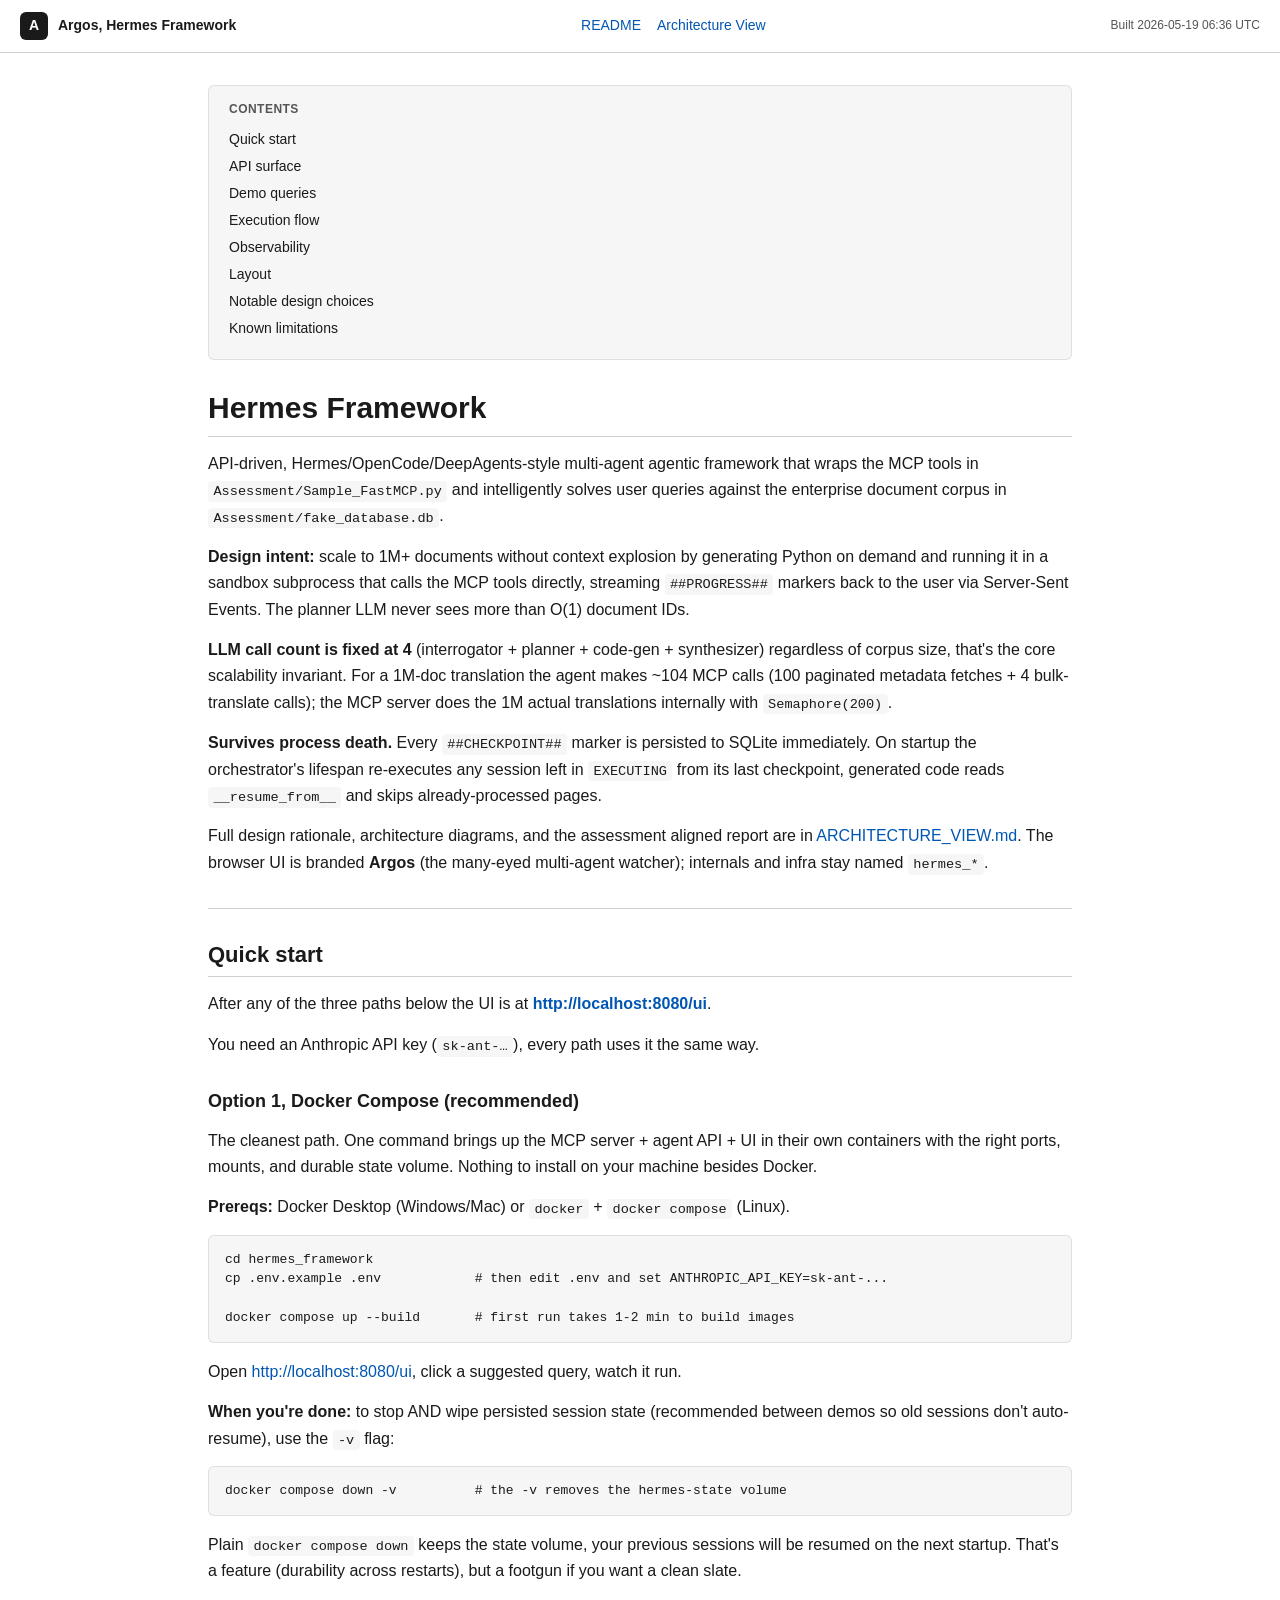
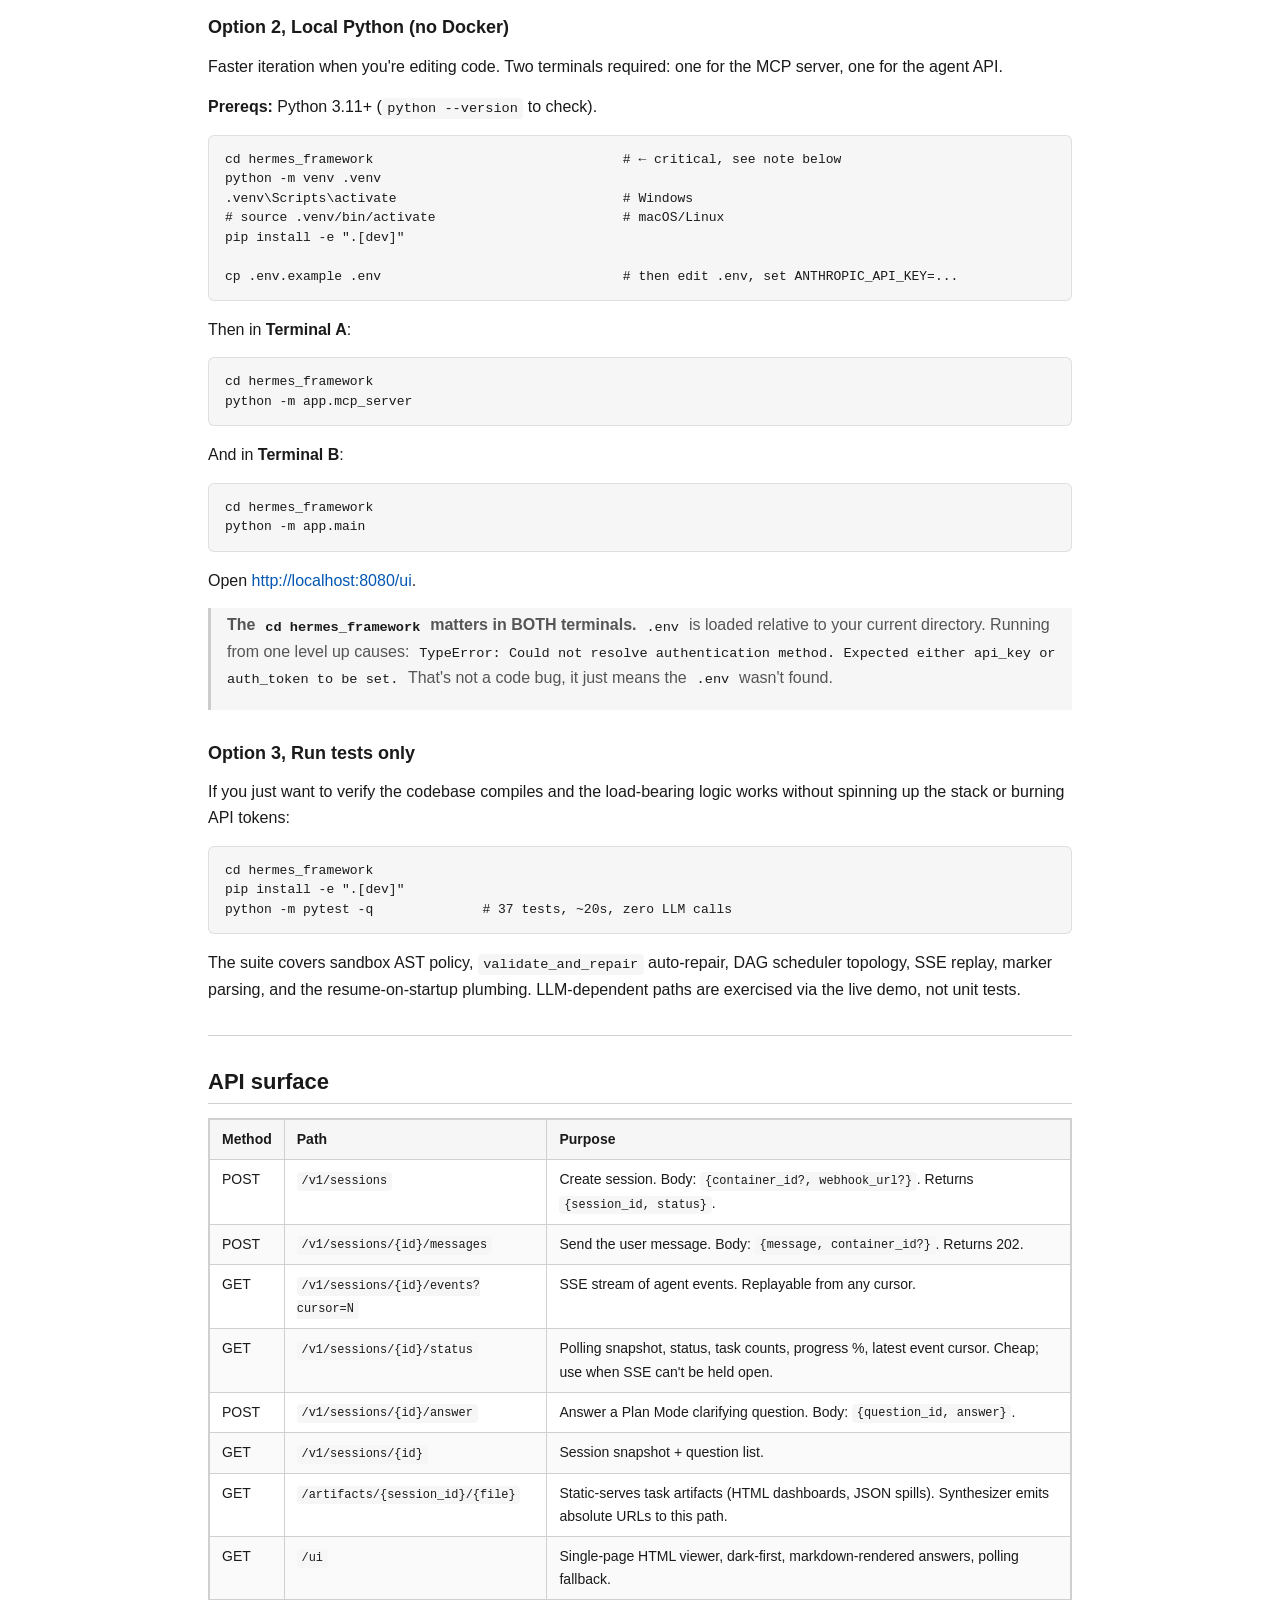
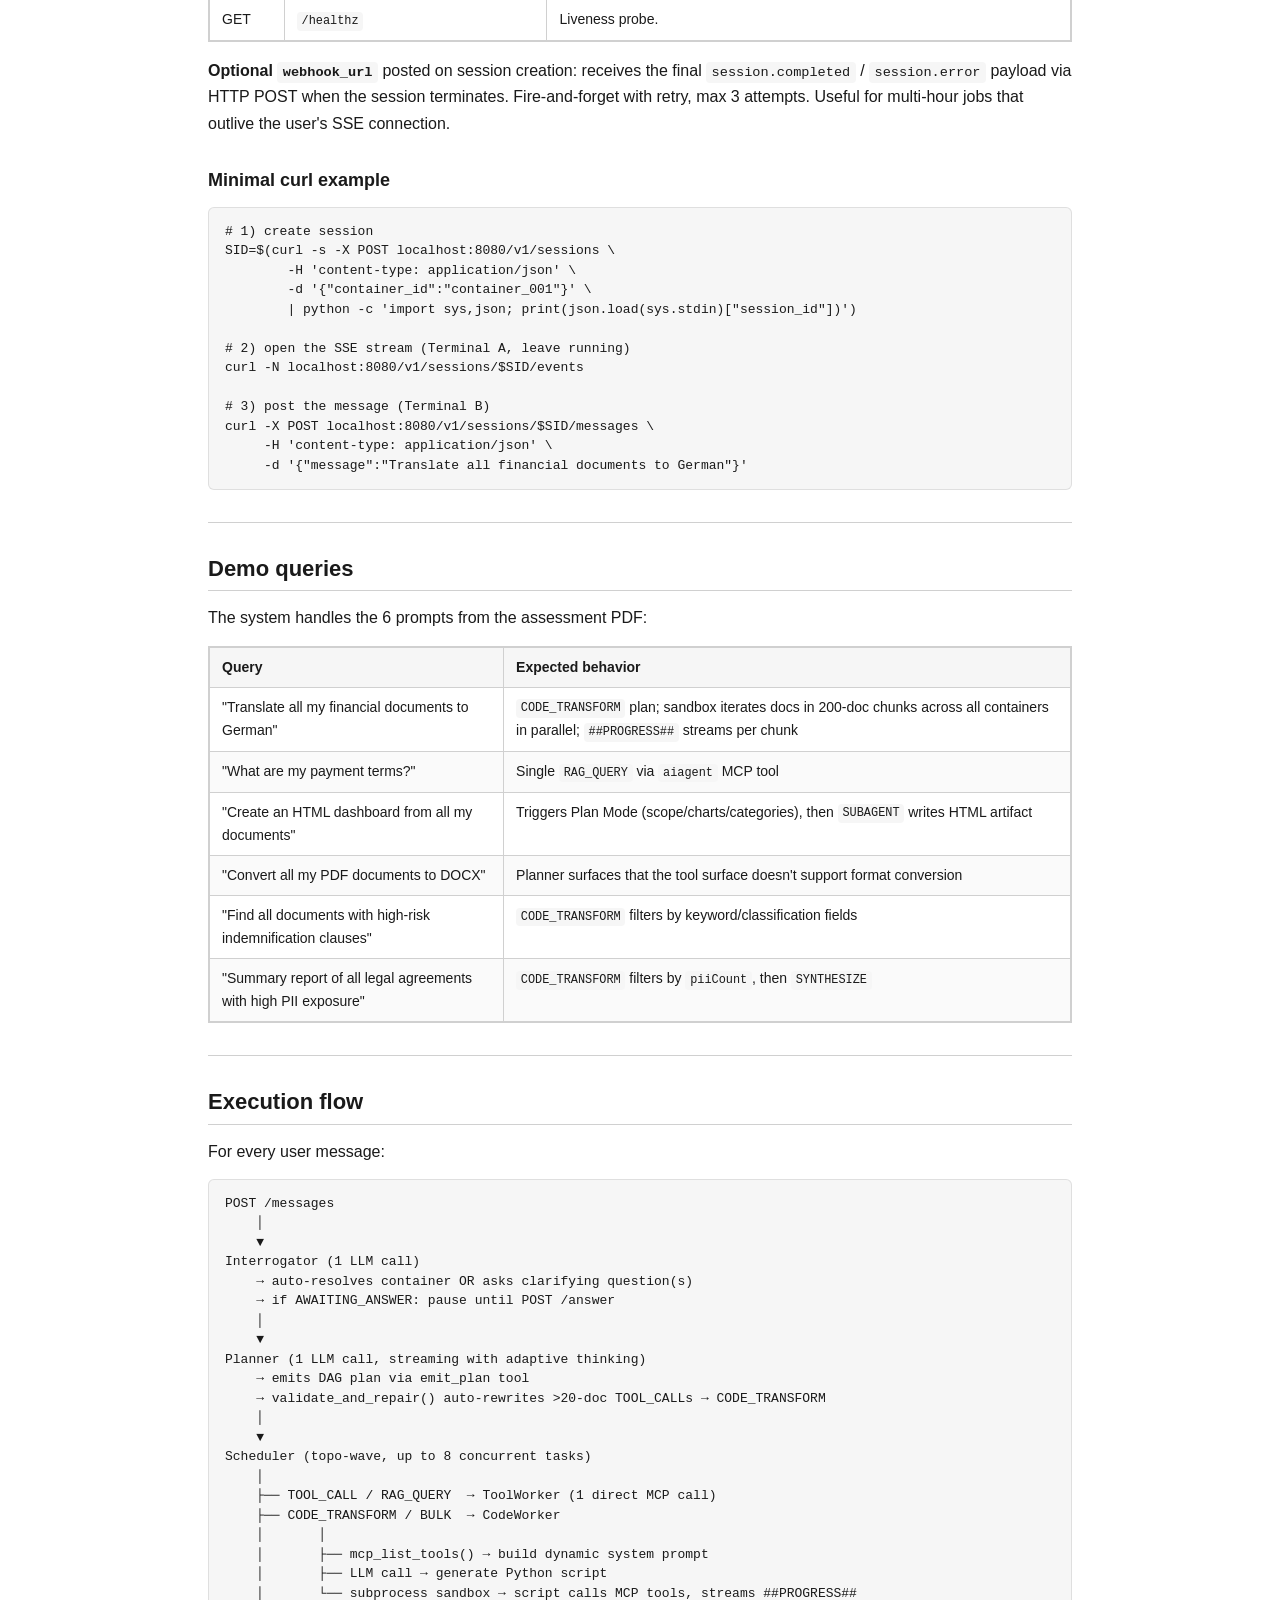
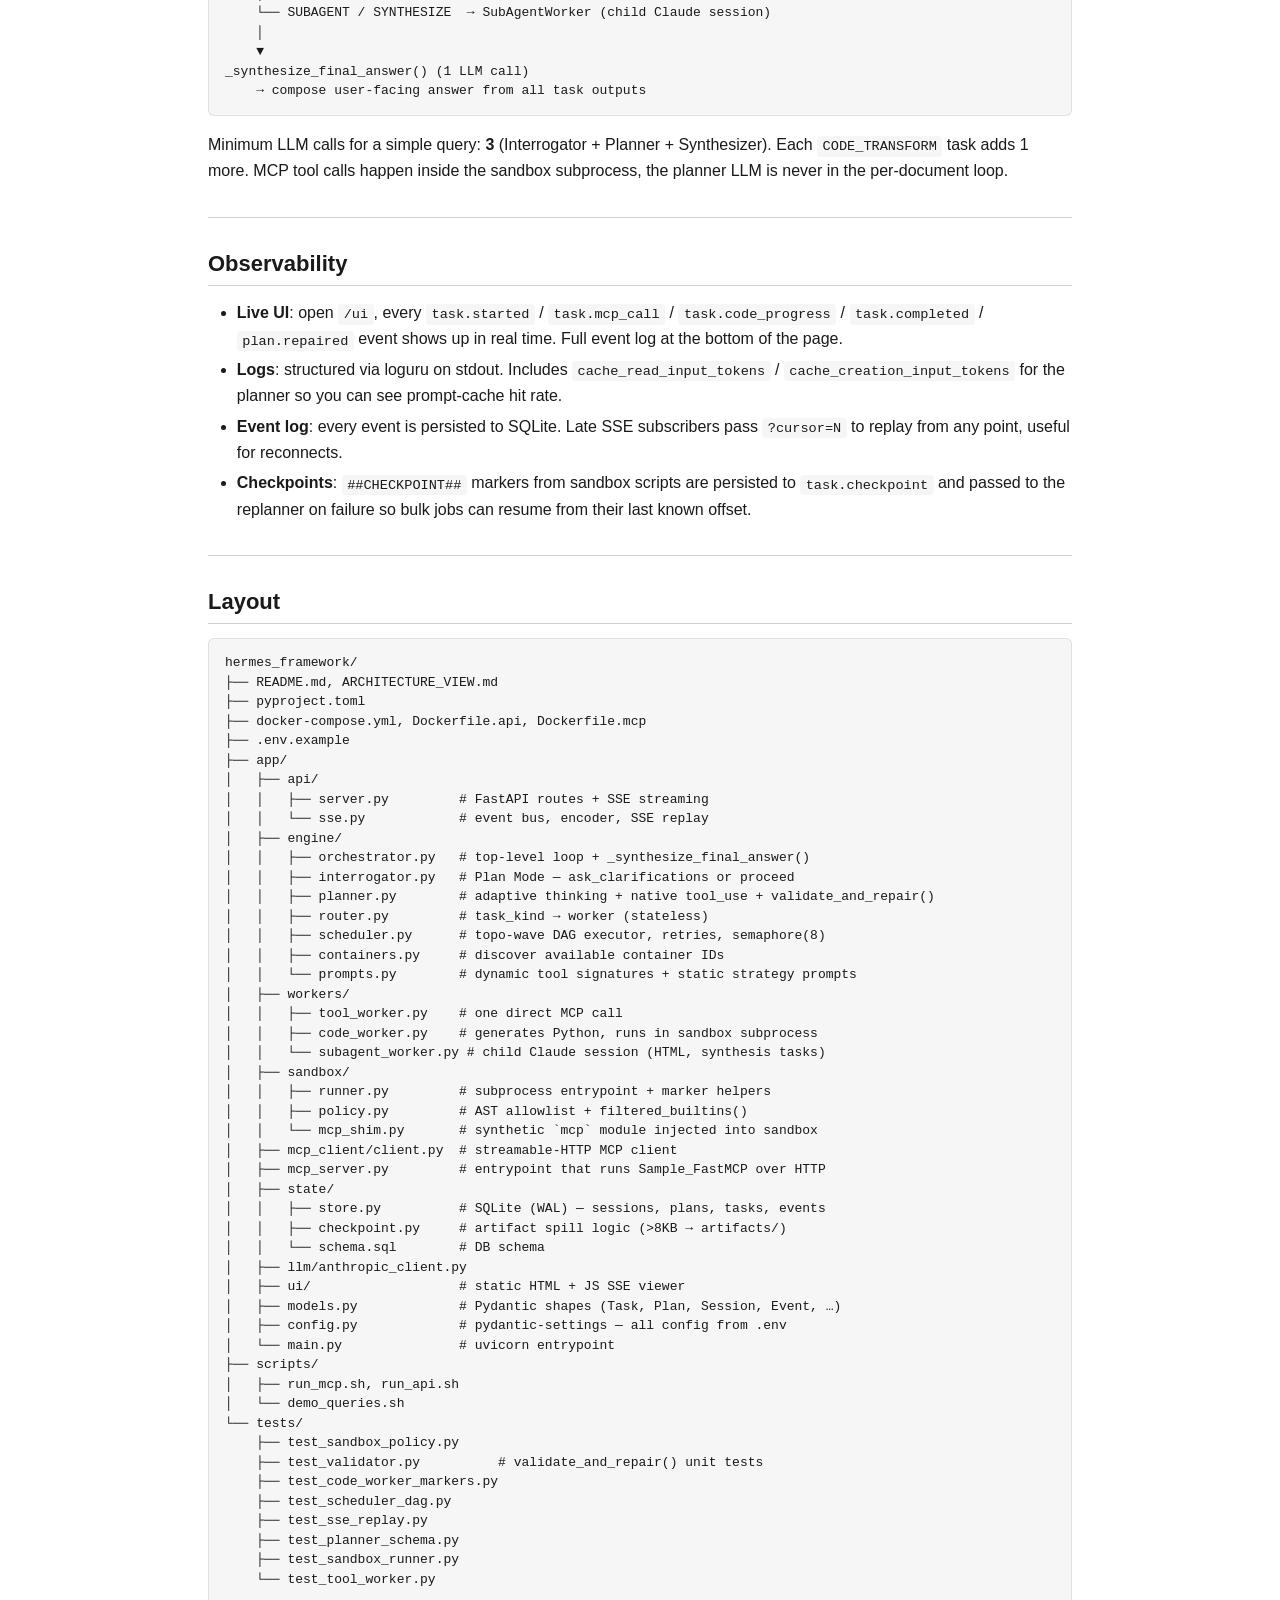
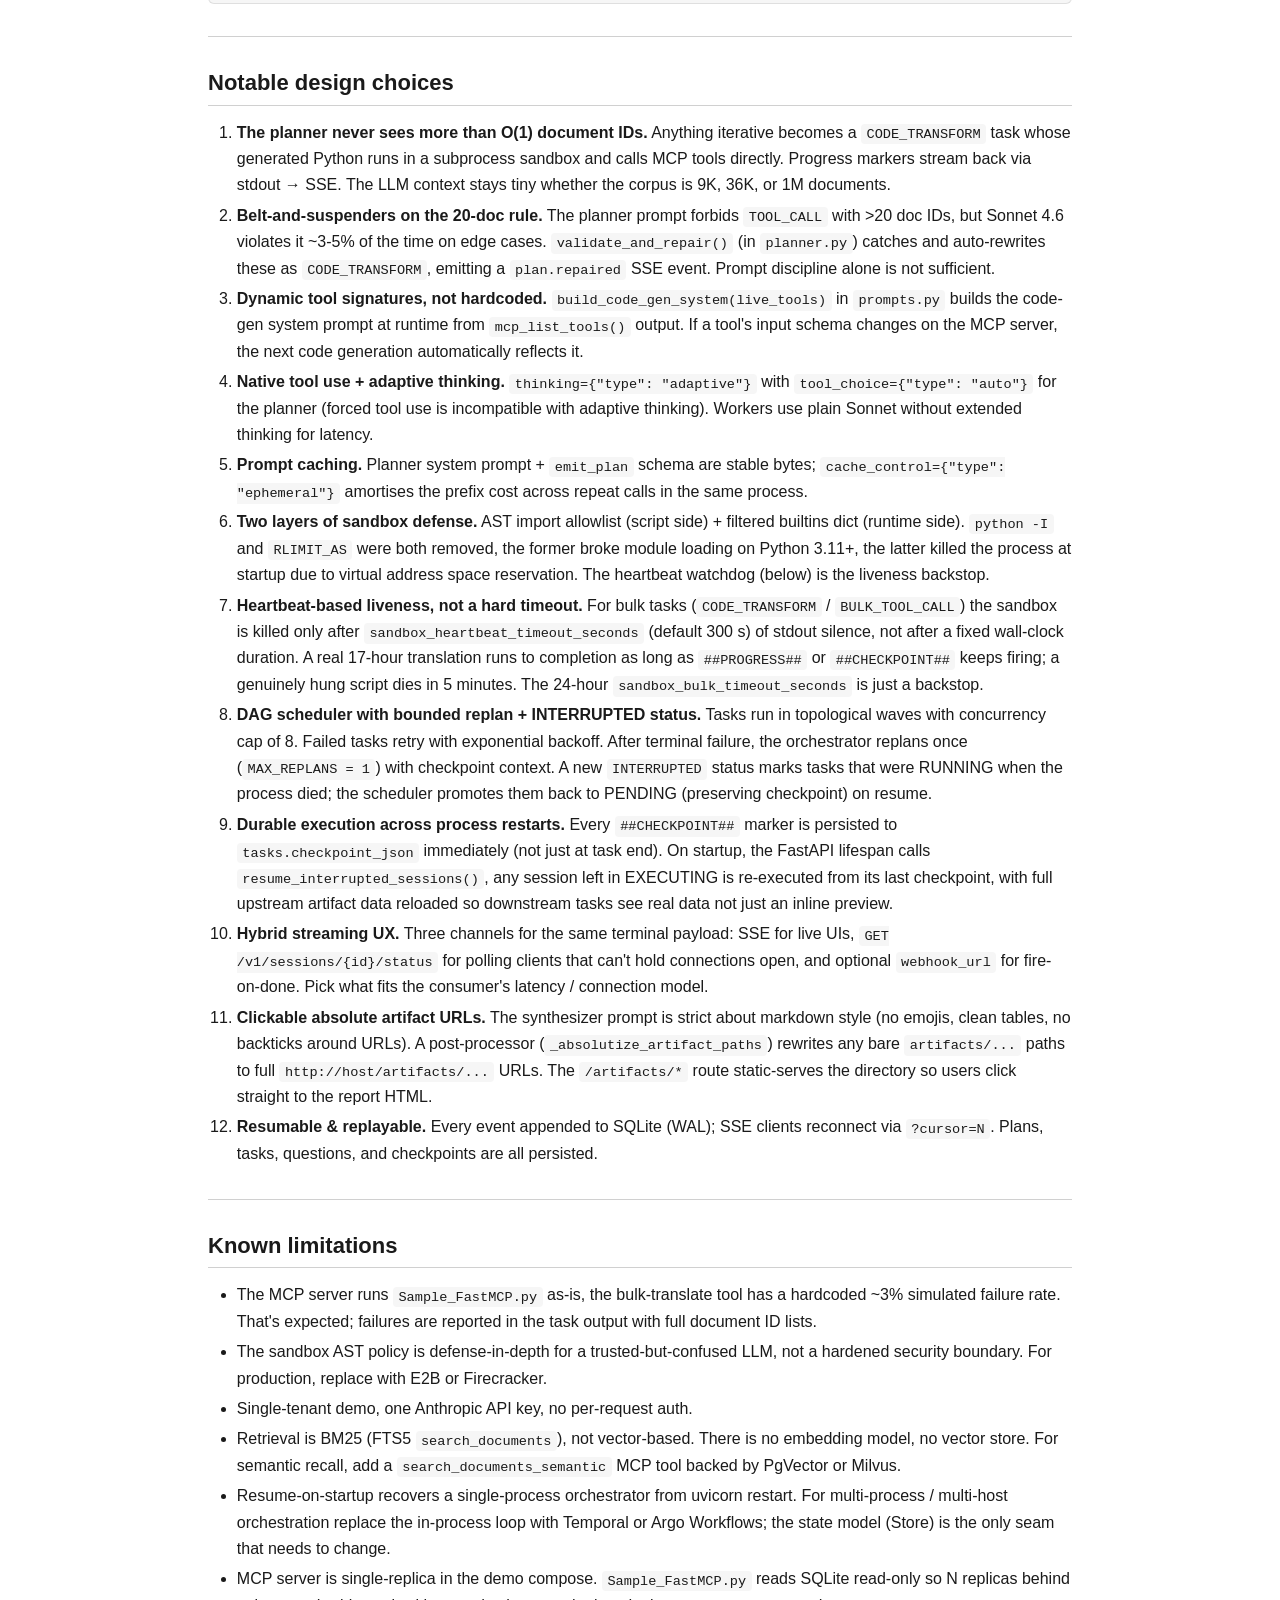
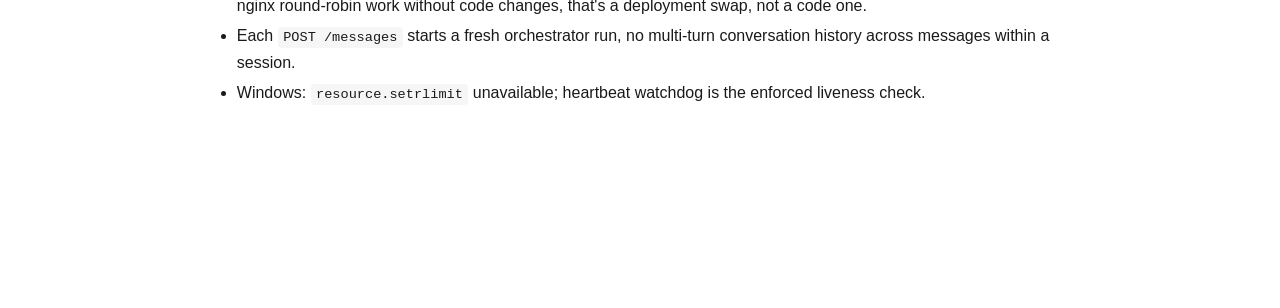
<file: hermes_framework/README.html>
<!DOCTYPE html>
<html lang="en">
<head>
  <meta charset="UTF-8" />
  <meta name="viewport" content="width=device-width, initial-scale=1" />
  <title>README - Argos / Hermes Framework</title>
  <style>
:root {
  --bg: #ffffff;
  --fg: #1a1a1a;
  --muted: #555555;
  --border: #d0d0d0;
  --border-soft: #d0d0d099;
  --accent: #1a1a1a;
  --link: #0056b3;
  --code-bg: #f6f6f6;
  --code-fg: #1a1a1a;
  --table-stripe: #fafafa;
  --quote-border: #cccccc;
  --kbd-bg: #f6f6f6;
  --max-w: 920px;
  --mono: ui-monospace, "SF Mono", Consolas, "Liberation Mono", monospace;
  --sans: -apple-system, BlinkMacSystemFont, "Segoe UI", "Helvetica Neue",
          Helvetica, Arial, sans-serif;
}

@media (prefers-color-scheme: dark) {
  :root {
    --bg: #0d1117;
    --fg: #e6edf3;
    --muted: #8d96a0;
    --border: #30363d;
    --border-soft: #30363d99;
    --link: #4493f8;
    --code-bg: #151b23;
    --code-fg: #e6edf3;
    --table-stripe: #151b23;
    --quote-border: #30363d;
    --kbd-bg: #151b23;
  }
}

* { box-sizing: border-box; }

html, body { background: var(--bg); color: var(--fg); }

body {
  margin: 0;
  font-family: var(--sans);
  font-size: 16px;
  line-height: 1.65;
}

.topbar {
  position: sticky;
  top: 0;
  z-index: 10;
  background: var(--bg);
  border-bottom: 1px solid var(--border);
  padding: 12px 20px;
  display: flex;
  align-items: center;
  justify-content: space-between;
  gap: 16px;
  font-size: 14px;
}

.topbar .brand { display: flex; align-items: center; gap: 10px; font-weight: 600; }
.topbar .brand-mark {
  width: 28px;
  height: 28px;
  display: grid;
  place-items: center;
  background: #1a1a1a;
  color: white;
  border-radius: 6px;
  font-size: 14px;
  font-weight: 700;
}
.topbar nav { display: flex; gap: 16px; flex-wrap: wrap; }
.topbar a { color: var(--link); text-decoration: none; }
.topbar a:hover { text-decoration: underline; }
.topbar .meta { color: var(--muted); font-size: 12px; }

main {
  max-width: var(--max-w);
  margin: 0 auto;
  padding: 32px 28px 80px;
}

h1, h2, h3, h4, h5, h6 {
  margin-top: 32px;
  margin-bottom: 14px;
  font-weight: 600;
  line-height: 1.3;
  color: var(--fg);
}
h1 {
  font-size: 30px;
  padding-bottom: 0.3em;
  border-bottom: 1px solid var(--border);
  margin-top: 0;
}
h2 {
  font-size: 22px;
  padding-bottom: 0.3em;
  border-bottom: 1px solid var(--border);
}
h3 { font-size: 18px; }
h4 { font-size: 16px; }
h5, h6 { font-size: 14px; color: var(--muted); }

p { margin: 0 0 14px; }

a { color: var(--link); text-decoration: none; }
a:hover { text-decoration: underline; }

code {
  font-family: var(--mono);
  font-size: 85%;
  background: var(--code-bg);
  color: var(--code-fg);
  padding: 0.2em 0.4em;
  border-radius: 4px;
}

pre {
  background: var(--code-bg);
  border-radius: 6px;
  padding: 14px 16px;
  overflow-x: auto;
  font-size: 13px;
  line-height: 1.5;
  border: 1px solid var(--border-soft);
  margin: 0 0 16px;
}
pre code {
  background: transparent;
  padding: 0;
  border-radius: 0;
  font-size: inherit;
  color: inherit;
}

blockquote {
  margin: 0 0 16px;
  padding: 4px 16px;
  color: var(--muted);
  border-left: 3px solid var(--quote-border);
  background: var(--code-bg);
}

ul, ol { padding-left: 1.8em; margin: 0 0 16px; }
li { margin-bottom: 4px; }
li > p { margin-bottom: 4px; }

table {
  border-collapse: collapse;
  margin: 0 0 16px;
  display: block;
  width: 100%;
  overflow-x: auto;
  border: 1px solid var(--border);
}
table th, table td {
  padding: 8px 12px;
  border: 1px solid var(--border);
  vertical-align: top;
  font-size: 14px;
  text-align: left;
}
table th {
  background: var(--code-bg);
  font-weight: 600;
}
table tr:nth-child(2n) td { background: var(--table-stripe); }

hr {
  border: 0;
  border-top: 1px solid var(--border);
  margin: 32px 0;
}

img {
  max-width: 100%;
  border: 1px solid var(--border);
  border-radius: 4px;
  margin: 8px 0;
  background: var(--code-bg);
}

.screenshot {
  margin: 16px 0 24px;
}
.screenshot figcaption {
  font-size: 13px;
  color: var(--muted);
  margin-top: 6px;
  text-align: left;
}
.screenshot .missing {
  display: block;
  padding: 32px 16px;
  background: var(--code-bg);
  border: 1px dashed var(--border);
  text-align: center;
  color: var(--muted);
  font-family: var(--mono);
  font-size: 13px;
  border-radius: 4px;
}

kbd {
  background: var(--kbd-bg);
  border: 1px solid var(--border);
  border-bottom-width: 2px;
  border-radius: 3px;
  padding: 2px 6px;
  font-family: var(--mono);
  font-size: 12px;
}

.mermaid {
  background: var(--code-bg);
  padding: 16px;
  border-radius: 6px;
  border: 1px solid var(--border-soft);
  margin: 0 0 16px;
  overflow-x: auto;
  text-align: center;
  min-height: 80px;
}
.mermaid:not([data-processed="true"])::before {
  content: 'Rendering diagram...';
  color: var(--muted);
  font-family: var(--mono);
  font-size: 12px;
}

.toc {
  background: var(--code-bg);
  border: 1px solid var(--border-soft);
  border-radius: 6px;
  padding: 14px 20px;
  margin: 0 0 28px;
  font-size: 14px;
}
.toc-title {
  font-weight: 600;
  font-size: 12px;
  text-transform: uppercase;
  letter-spacing: 0.04em;
  color: var(--muted);
  margin: 0 0 8px;
}
.toc ul { padding-left: 1.4em; margin: 0; }
.toc > ul { padding-left: 0; list-style: none; }
.toc > ul > li { margin-bottom: 4px; }
.toc a { color: var(--fg); }
.toc a:hover { color: var(--link); }

@media print {
  :root { --bg: #ffffff; --fg: #000000; --muted: #444444; }
  .topbar { display: none; }
  main { max-width: 100%; padding: 0; }
  pre { white-space: pre-wrap; word-wrap: break-word; page-break-inside: avoid; }
  table { page-break-inside: avoid; }
  h1, h2, h3 { page-break-after: avoid; }
  .mermaid { page-break-inside: avoid; }
  a { color: inherit; text-decoration: underline; }
  body { font-size: 11pt; }
}

:target { scroll-margin-top: 70px; }
</style>
</head>
<body>
  <header class="topbar">
    <div class="brand">
      <div class="brand-mark">A</div>
      <span>Argos, Hermes Framework</span>
    </div>
    <nav>
      <a href="README.html">README</a>
      <a href="ARCHITECTURE_VIEW.html">Architecture View</a>
    </nav>
    <span class="meta">Built 2026-05-19 06:36 UTC</span>
  </header>
  <main>
<div class="toc">
  <div class="toc-title">Contents</div>
  <ul>
    <li><a href="#quick-start">Quick start</a></li>
    <li><a href="#api-surface">API surface</a></li>
    <li><a href="#demo-queries">Demo queries</a></li>
    <li><a href="#execution-flow">Execution flow</a></li>
    <li><a href="#observability">Observability</a></li>
    <li><a href="#layout">Layout</a></li>
    <li><a href="#notable-design-choices">Notable design choices</a></li>
    <li><a href="#known-limitations">Known limitations</a></li>
  </ul>
</div>
<h1 id="hermes-framework">Hermes Framework</h1>
<p>API-driven, Hermes/OpenCode/DeepAgents-style multi-agent agentic framework that
wraps the MCP tools in <a href="../Assessment/Sample_FastMCP.py"><code>Assessment/Sample_FastMCP.py</code></a>
and intelligently solves user queries against the enterprise document corpus
in <a href="../Assessment/fake_database.db"><code>Assessment/fake_database.db</code></a>.</p>
<p><strong>Design intent:</strong> scale to 1M+ documents without context explosion by
generating Python on demand and running it in a sandbox subprocess that calls
the MCP tools directly, streaming <code>##PROGRESS##</code> markers back to the user via
Server-Sent Events. The planner LLM never sees more than O(1) document IDs.</p>
<p><strong>LLM call count is fixed at 4</strong> (interrogator + planner + code-gen +
synthesizer) regardless of corpus size, that's the core scalability
invariant. For a 1M-doc translation the agent makes ~104 MCP calls
(100 paginated metadata fetches + 4 bulk-translate calls); the MCP server
does the 1M actual translations internally with <code>Semaphore(200)</code>.</p>
<p><strong>Survives process death.</strong> Every <code>##CHECKPOINT##</code> marker is persisted to
SQLite immediately. On startup the orchestrator's lifespan re-executes any
session left in <code>EXECUTING</code> from its last checkpoint, generated code reads
<code>__resume_from__</code> and skips already-processed pages.</p>
<p>Full design rationale, architecture diagrams, and the assessment aligned
report are in <a href="./ARCHITECTURE_VIEW.html">ARCHITECTURE_VIEW.md</a>.
The browser UI is branded <strong>Argos</strong> (the many-eyed multi-agent watcher);
internals and infra stay named <code>hermes_*</code>.</p>
<hr>
<h2 id="quick-start">Quick start</h2>
<p>After any of the three paths below the UI is at <strong><a href="http://localhost:8080/ui">http://localhost:8080/ui</a></strong>.</p>
<p>You need an Anthropic API key (<code>sk-ant-…</code>), every path uses it the same way.</p>
<h3 id="option-1-docker-compose-recommended">Option 1, Docker Compose (recommended)</h3>
<p>The cleanest path. One command brings up the MCP server + agent API + UI in
their own containers with the right ports, mounts, and durable state volume.
Nothing to install on your machine besides Docker.</p>
<p><strong>Prereqs:</strong> Docker Desktop (Windows/Mac) or <code>docker</code> + <code>docker compose</code> (Linux).</p>
<pre><code class="language-bash">cd hermes_framework
cp .env.example .env            # then edit .env and set ANTHROPIC_API_KEY=sk-ant-...

docker compose up --build       # first run takes 1-2 min to build images
</code></pre>
<p>Open <a href="http://localhost:8080/ui">http://localhost:8080/ui</a>, click a suggested query, watch it run.</p>
<p><strong>When you're done:</strong> to stop AND wipe persisted session state (recommended
between demos so old sessions don't auto-resume), use the <code>-v</code> flag:</p>
<pre><code class="language-bash">docker compose down -v          # the -v removes the hermes-state volume
</code></pre>
<p>Plain <code>docker compose down</code> keeps the state volume, your previous sessions
will be resumed on the next startup. That's a feature (durability across
restarts), but a footgun if you want a clean slate.</p>
<h3 id="option-2-local-python-no-docker">Option 2, Local Python (no Docker)</h3>
<p>Faster iteration when you're editing code. Two terminals required: one for
the MCP server, one for the agent API.</p>
<p><strong>Prereqs:</strong> Python 3.11+ (<code>python --version</code> to check).</p>
<pre><code class="language-bash">cd hermes_framework                                # ← critical, see note below
python -m venv .venv
.venv\Scripts\activate                             # Windows
# source .venv/bin/activate                        # macOS/Linux
pip install -e &quot;.[dev]&quot;

cp .env.example .env                               # then edit .env, set ANTHROPIC_API_KEY=...
</code></pre>
<p>Then in <strong>Terminal A</strong>:</p>
<pre><code class="language-bash">cd hermes_framework
python -m app.mcp_server
</code></pre>
<p>And in <strong>Terminal B</strong>:</p>
<pre><code class="language-bash">cd hermes_framework
python -m app.main
</code></pre>
<p>Open <a href="http://localhost:8080/ui">http://localhost:8080/ui</a>.</p>
<blockquote>
<p><strong>The <code>cd hermes_framework</code> matters in BOTH terminals.</strong> <code>.env</code> is loaded
relative to your current directory. Running from one level up causes:
<code>TypeError: Could not resolve authentication method. Expected either
api_key or auth_token to be set.</code> That's not a code bug, it just means
the <code>.env</code> wasn't found.</p>
</blockquote>
<h3 id="option-3-run-tests-only">Option 3, Run tests only</h3>
<p>If you just want to verify the codebase compiles and the load-bearing logic
works without spinning up the stack or burning API tokens:</p>
<pre><code class="language-bash">cd hermes_framework
pip install -e &quot;.[dev]&quot;
python -m pytest -q              # 37 tests, ~20s, zero LLM calls
</code></pre>
<p>The suite covers sandbox AST policy, <code>validate_and_repair</code> auto-repair, DAG
scheduler topology, SSE replay, marker parsing, and the resume-on-startup
plumbing. LLM-dependent paths are exercised via the live demo, not unit tests.</p>
<hr>
<h2 id="api-surface">API surface</h2>
<table>
<thead>
<tr>
<th>Method</th>
<th>Path</th>
<th>Purpose</th>
</tr>
</thead>
<tbody>
<tr>
<td>POST</td>
<td><code>/v1/sessions</code></td>
<td>Create session. Body: <code>{container_id?, webhook_url?}</code>. Returns <code>{session_id, status}</code>.</td>
</tr>
<tr>
<td>POST</td>
<td><code>/v1/sessions/{id}/messages</code></td>
<td>Send the user message. Body: <code>{message, container_id?}</code>. Returns 202.</td>
</tr>
<tr>
<td>GET</td>
<td><code>/v1/sessions/{id}/events?cursor=N</code></td>
<td>SSE stream of agent events. Replayable from any cursor.</td>
</tr>
<tr>
<td>GET</td>
<td><code>/v1/sessions/{id}/status</code></td>
<td>Polling snapshot, status, task counts, progress %, latest event cursor. Cheap; use when SSE can't be held open.</td>
</tr>
<tr>
<td>POST</td>
<td><code>/v1/sessions/{id}/answer</code></td>
<td>Answer a Plan Mode clarifying question. Body: <code>{question_id, answer}</code>.</td>
</tr>
<tr>
<td>GET</td>
<td><code>/v1/sessions/{id}</code></td>
<td>Session snapshot + question list.</td>
</tr>
<tr>
<td>GET</td>
<td><code>/artifacts/{session_id}/{file}</code></td>
<td>Static-serves task artifacts (HTML dashboards, JSON spills). Synthesizer emits absolute URLs to this path.</td>
</tr>
<tr>
<td>GET</td>
<td><code>/ui</code></td>
<td>Single-page HTML viewer, dark-first, markdown-rendered answers, polling fallback.</td>
</tr>
<tr>
<td>GET</td>
<td><code>/healthz</code></td>
<td>Liveness probe.</td>
</tr>
</tbody>
</table>
<p><strong>Optional <code>webhook_url</code></strong> posted on session creation: receives the final
<code>session.completed</code> / <code>session.error</code> payload via HTTP POST when the
session terminates. Fire-and-forget with retry, max 3 attempts. Useful for
multi-hour jobs that outlive the user's SSE connection.</p>
<h3 id="minimal-curl-example">Minimal curl example</h3>
<pre><code class="language-bash"># 1) create session
SID=$(curl -s -X POST localhost:8080/v1/sessions \
        -H 'content-type: application/json' \
        -d '{&quot;container_id&quot;:&quot;container_001&quot;}' \
        | python -c 'import sys,json; print(json.load(sys.stdin)[&quot;session_id&quot;])')

# 2) open the SSE stream (Terminal A, leave running)
curl -N localhost:8080/v1/sessions/$SID/events

# 3) post the message (Terminal B)
curl -X POST localhost:8080/v1/sessions/$SID/messages \
     -H 'content-type: application/json' \
     -d '{&quot;message&quot;:&quot;Translate all financial documents to German&quot;}'
</code></pre>
<hr>
<h2 id="demo-queries">Demo queries</h2>
<p>The system handles the 6 prompts from the assessment PDF:</p>
<table>
<thead>
<tr>
<th>Query</th>
<th>Expected behavior</th>
</tr>
</thead>
<tbody>
<tr>
<td>"Translate all my financial documents to German"</td>
<td><code>CODE_TRANSFORM</code> plan; sandbox iterates docs in 200-doc chunks across all containers in parallel; <code>##PROGRESS##</code> streams per chunk</td>
</tr>
<tr>
<td>"What are my payment terms?"</td>
<td>Single <code>RAG_QUERY</code> via <code>aiagent</code> MCP tool</td>
</tr>
<tr>
<td>"Create an HTML dashboard from all my documents"</td>
<td>Triggers Plan Mode (scope/charts/categories), then <code>SUBAGENT</code> writes HTML artifact</td>
</tr>
<tr>
<td>"Convert all my PDF documents to DOCX"</td>
<td>Planner surfaces that the tool surface doesn't support format conversion</td>
</tr>
<tr>
<td>"Find all documents with high-risk indemnification clauses"</td>
<td><code>CODE_TRANSFORM</code> filters by keyword/classification fields</td>
</tr>
<tr>
<td>"Summary report of all legal agreements with high PII exposure"</td>
<td><code>CODE_TRANSFORM</code> filters by <code>piiCount</code>, then <code>SYNTHESIZE</code></td>
</tr>
</tbody>
</table>
<hr>
<h2 id="execution-flow">Execution flow</h2>
<p>For every user message:</p>
<pre><code>POST /messages
    │
    ▼
Interrogator (1 LLM call)
    → auto-resolves container OR asks clarifying question(s)
    → if AWAITING_ANSWER: pause until POST /answer
    │
    ▼
Planner (1 LLM call, streaming with adaptive thinking)
    → emits DAG plan via emit_plan tool
    → validate_and_repair() auto-rewrites &gt;20-doc TOOL_CALLs → CODE_TRANSFORM
    │
    ▼
Scheduler (topo-wave, up to 8 concurrent tasks)
    │
    ├── TOOL_CALL / RAG_QUERY  → ToolWorker (1 direct MCP call)
    ├── CODE_TRANSFORM / BULK  → CodeWorker
    │       │
    │       ├── mcp_list_tools() → build dynamic system prompt
    │       ├── LLM call → generate Python script
    │       └── subprocess sandbox → script calls MCP tools, streams ##PROGRESS##
    └── SUBAGENT / SYNTHESIZE  → SubAgentWorker (child Claude session)
    │
    ▼
_synthesize_final_answer() (1 LLM call)
    → compose user-facing answer from all task outputs
</code></pre>
<p>Minimum LLM calls for a simple query: <strong>3</strong> (Interrogator + Planner + Synthesizer).
Each <code>CODE_TRANSFORM</code> task adds 1 more. MCP tool calls happen inside the sandbox
subprocess, the planner LLM is never in the per-document loop.</p>
<hr>
<h2 id="observability">Observability</h2>
<ul>
<li><strong>Live UI</strong>: open <code>/ui</code>, every <code>task.started</code> / <code>task.mcp_call</code> /
  <code>task.code_progress</code> / <code>task.completed</code> / <code>plan.repaired</code> event shows up in
  real time. Full event log at the bottom of the page.</li>
<li><strong>Logs</strong>: structured via loguru on stdout. Includes <code>cache_read_input_tokens</code>
  / <code>cache_creation_input_tokens</code> for the planner so you can see prompt-cache
  hit rate.</li>
<li><strong>Event log</strong>: every event is persisted to SQLite. Late SSE subscribers
  pass <code>?cursor=N</code> to replay from any point, useful for reconnects.</li>
<li><strong>Checkpoints</strong>: <code>##CHECKPOINT##</code> markers from sandbox scripts are persisted
  to <code>task.checkpoint</code> and passed to the replanner on failure so bulk jobs
  can resume from their last known offset.</li>
</ul>
<hr>
<h2 id="layout">Layout</h2>
<pre><code>hermes_framework/
├── README.md, ARCHITECTURE_VIEW.md
├── pyproject.toml
├── docker-compose.yml, Dockerfile.api, Dockerfile.mcp
├── .env.example
├── app/
│   ├── api/
│   │   ├── server.py         # FastAPI routes + SSE streaming
│   │   └── sse.py            # event bus, encoder, SSE replay
│   ├── engine/
│   │   ├── orchestrator.py   # top-level loop + _synthesize_final_answer()
│   │   ├── interrogator.py   # Plan Mode — ask_clarifications or proceed
│   │   ├── planner.py        # adaptive thinking + native tool_use + validate_and_repair()
│   │   ├── router.py         # task_kind → worker (stateless)
│   │   ├── scheduler.py      # topo-wave DAG executor, retries, semaphore(8)
│   │   ├── containers.py     # discover available container IDs
│   │   └── prompts.py        # dynamic tool signatures + static strategy prompts
│   ├── workers/
│   │   ├── tool_worker.py    # one direct MCP call
│   │   ├── code_worker.py    # generates Python, runs in sandbox subprocess
│   │   └── subagent_worker.py # child Claude session (HTML, synthesis tasks)
│   ├── sandbox/
│   │   ├── runner.py         # subprocess entrypoint + marker helpers
│   │   ├── policy.py         # AST allowlist + filtered_builtins()
│   │   └── mcp_shim.py       # synthetic `mcp` module injected into sandbox
│   ├── mcp_client/client.py  # streamable-HTTP MCP client
│   ├── mcp_server.py         # entrypoint that runs Sample_FastMCP over HTTP
│   ├── state/
│   │   ├── store.py          # SQLite (WAL) — sessions, plans, tasks, events
│   │   ├── checkpoint.py     # artifact spill logic (&gt;8KB → artifacts/)
│   │   └── schema.sql        # DB schema
│   ├── llm/anthropic_client.py
│   ├── ui/                   # static HTML + JS SSE viewer
│   ├── models.py             # Pydantic shapes (Task, Plan, Session, Event, …)
│   ├── config.py             # pydantic-settings — all config from .env
│   └── main.py               # uvicorn entrypoint
├── scripts/
│   ├── run_mcp.sh, run_api.sh
│   └── demo_queries.sh
└── tests/
    ├── test_sandbox_policy.py
    ├── test_validator.py          # validate_and_repair() unit tests
    ├── test_code_worker_markers.py
    ├── test_scheduler_dag.py
    ├── test_sse_replay.py
    ├── test_planner_schema.py
    ├── test_sandbox_runner.py
    └── test_tool_worker.py
</code></pre>
<hr>
<h2 id="notable-design-choices">Notable design choices</h2>
<ol>
<li>
<p><strong>The planner never sees more than O(1) document IDs.</strong> Anything iterative
   becomes a <code>CODE_TRANSFORM</code> task whose generated Python runs in a subprocess
   sandbox and calls MCP tools directly. Progress markers stream back via
   stdout → SSE. The LLM context stays tiny whether the corpus is 9K, 36K, or
   1M documents.</p>
</li>
<li>
<p><strong>Belt-and-suspenders on the 20-doc rule.</strong> The planner prompt forbids
   <code>TOOL_CALL</code> with &gt;20 doc IDs, but Sonnet 4.6 violates it ~3-5% of the time
   on edge cases. <code>validate_and_repair()</code> (in <code>planner.py</code>) catches and
   auto-rewrites these as <code>CODE_TRANSFORM</code>, emitting a <code>plan.repaired</code> SSE
   event. Prompt discipline alone is not sufficient.</p>
</li>
<li>
<p><strong>Dynamic tool signatures, not hardcoded.</strong> <code>build_code_gen_system(live_tools)</code>
   in <code>prompts.py</code> builds the code-gen system prompt at runtime from
   <code>mcp_list_tools()</code> output. If a tool's input schema changes on the MCP
   server, the next code generation automatically reflects it.</p>
</li>
<li>
<p><strong>Native tool use + adaptive thinking.</strong> <code>thinking={"type": "adaptive"}</code> with
   <code>tool_choice={"type": "auto"}</code> for the planner (forced tool use is
   incompatible with adaptive thinking). Workers use plain Sonnet without
   extended thinking for latency.</p>
</li>
<li>
<p><strong>Prompt caching.</strong> Planner system prompt + <code>emit_plan</code> schema are stable
   bytes; <code>cache_control={"type": "ephemeral"}</code> amortises the prefix cost
   across repeat calls in the same process.</p>
</li>
<li>
<p><strong>Two layers of sandbox defense.</strong> AST import allowlist (script side) +
   filtered builtins dict (runtime side). <code>python -I</code> and <code>RLIMIT_AS</code> were
   both removed, the former broke module loading on Python 3.11+, the latter
   killed the process at startup due to virtual address space reservation.
   The heartbeat watchdog (below) is the liveness backstop.</p>
</li>
<li>
<p><strong>Heartbeat-based liveness, not a hard timeout.</strong> For bulk tasks
   (<code>CODE_TRANSFORM</code> / <code>BULK_TOOL_CALL</code>) the sandbox is killed only after
   <code>sandbox_heartbeat_timeout_seconds</code> (default 300 s) of stdout silence,
   not after a fixed wall-clock duration. A real 17-hour translation runs
   to completion as long as <code>##PROGRESS##</code> or <code>##CHECKPOINT##</code> keeps firing;
   a genuinely hung script dies in 5 minutes. The 24-hour
   <code>sandbox_bulk_timeout_seconds</code> is just a backstop.</p>
</li>
<li>
<p><strong>DAG scheduler with bounded replan + INTERRUPTED status.</strong> Tasks run in
   topological waves with concurrency cap of 8. Failed tasks retry with
   exponential backoff. After terminal failure, the orchestrator replans
   once (<code>MAX_REPLANS = 1</code>) with checkpoint context. A new <code>INTERRUPTED</code>
   status marks tasks that were RUNNING when the process died; the scheduler
   promotes them back to PENDING (preserving checkpoint) on resume.</p>
</li>
<li>
<p><strong>Durable execution across process restarts.</strong> Every <code>##CHECKPOINT##</code>
   marker is persisted to <code>tasks.checkpoint_json</code> immediately (not just
   at task end). On startup, the FastAPI lifespan calls
   <code>resume_interrupted_sessions()</code>, any session left in EXECUTING is
   re-executed from its last checkpoint, with full upstream artifact data
   reloaded so downstream tasks see real data not just an inline preview.</p>
</li>
<li>
<p><strong>Hybrid streaming UX.</strong> Three channels for the same terminal payload:
    SSE for live UIs, <code>GET /v1/sessions/{id}/status</code> for polling clients
    that can't hold connections open, and optional <code>webhook_url</code> for
    fire-on-done. Pick what fits the consumer's latency / connection model.</p>
</li>
<li>
<p><strong>Clickable absolute artifact URLs.</strong> The synthesizer prompt is strict
    about markdown style (no emojis, clean tables, no backticks around URLs).
    A post-processor (<code>_absolutize_artifact_paths</code>) rewrites any bare
    <code>artifacts/...</code> paths to full <code>http://host/artifacts/...</code> URLs. The
    <code>/artifacts/*</code> route static-serves the directory so users click straight
    to the report HTML.</p>
</li>
<li>
<p><strong>Resumable &amp; replayable.</strong> Every event appended to SQLite (WAL); SSE
    clients reconnect via <code>?cursor=N</code>. Plans, tasks, questions, and
    checkpoints are all persisted.</p>
</li>
</ol>
<hr>
<h2 id="known-limitations">Known limitations</h2>
<ul>
<li>The MCP server runs <code>Sample_FastMCP.py</code> as-is, the bulk-translate tool has
  a hardcoded ~3% simulated failure rate. That's expected; failures are reported
  in the task output with full document ID lists.</li>
<li>The sandbox AST policy is defense-in-depth for a trusted-but-confused LLM,
  not a hardened security boundary. For production, replace with E2B or
  Firecracker.</li>
<li>Single-tenant demo, one Anthropic API key, no per-request auth.</li>
<li>Retrieval is BM25 (FTS5 <code>search_documents</code>), not vector-based. There is
  no embedding model, no vector store. For semantic recall, add a
  <code>search_documents_semantic</code> MCP tool backed by PgVector or Milvus.</li>
<li>Resume-on-startup recovers a single-process orchestrator from uvicorn
  restart. For multi-process / multi-host orchestration replace the
  in-process loop with Temporal or Argo Workflows; the state model (Store)
  is the only seam that needs to change.</li>
<li>MCP server is single-replica in the demo compose. <code>Sample_FastMCP.py</code>
  reads SQLite read-only so N replicas behind nginx round-robin work
  without code changes, that's a deployment swap, not a code one.</li>
<li>Each <code>POST /messages</code> starts a fresh orchestrator run, no multi-turn
  conversation history across messages within a session.</li>
<li>Windows: <code>resource.setrlimit</code> unavailable; heartbeat watchdog is the
  enforced liveness check.</li>
</ul>
  </main>

</body>
</html>
</file>
